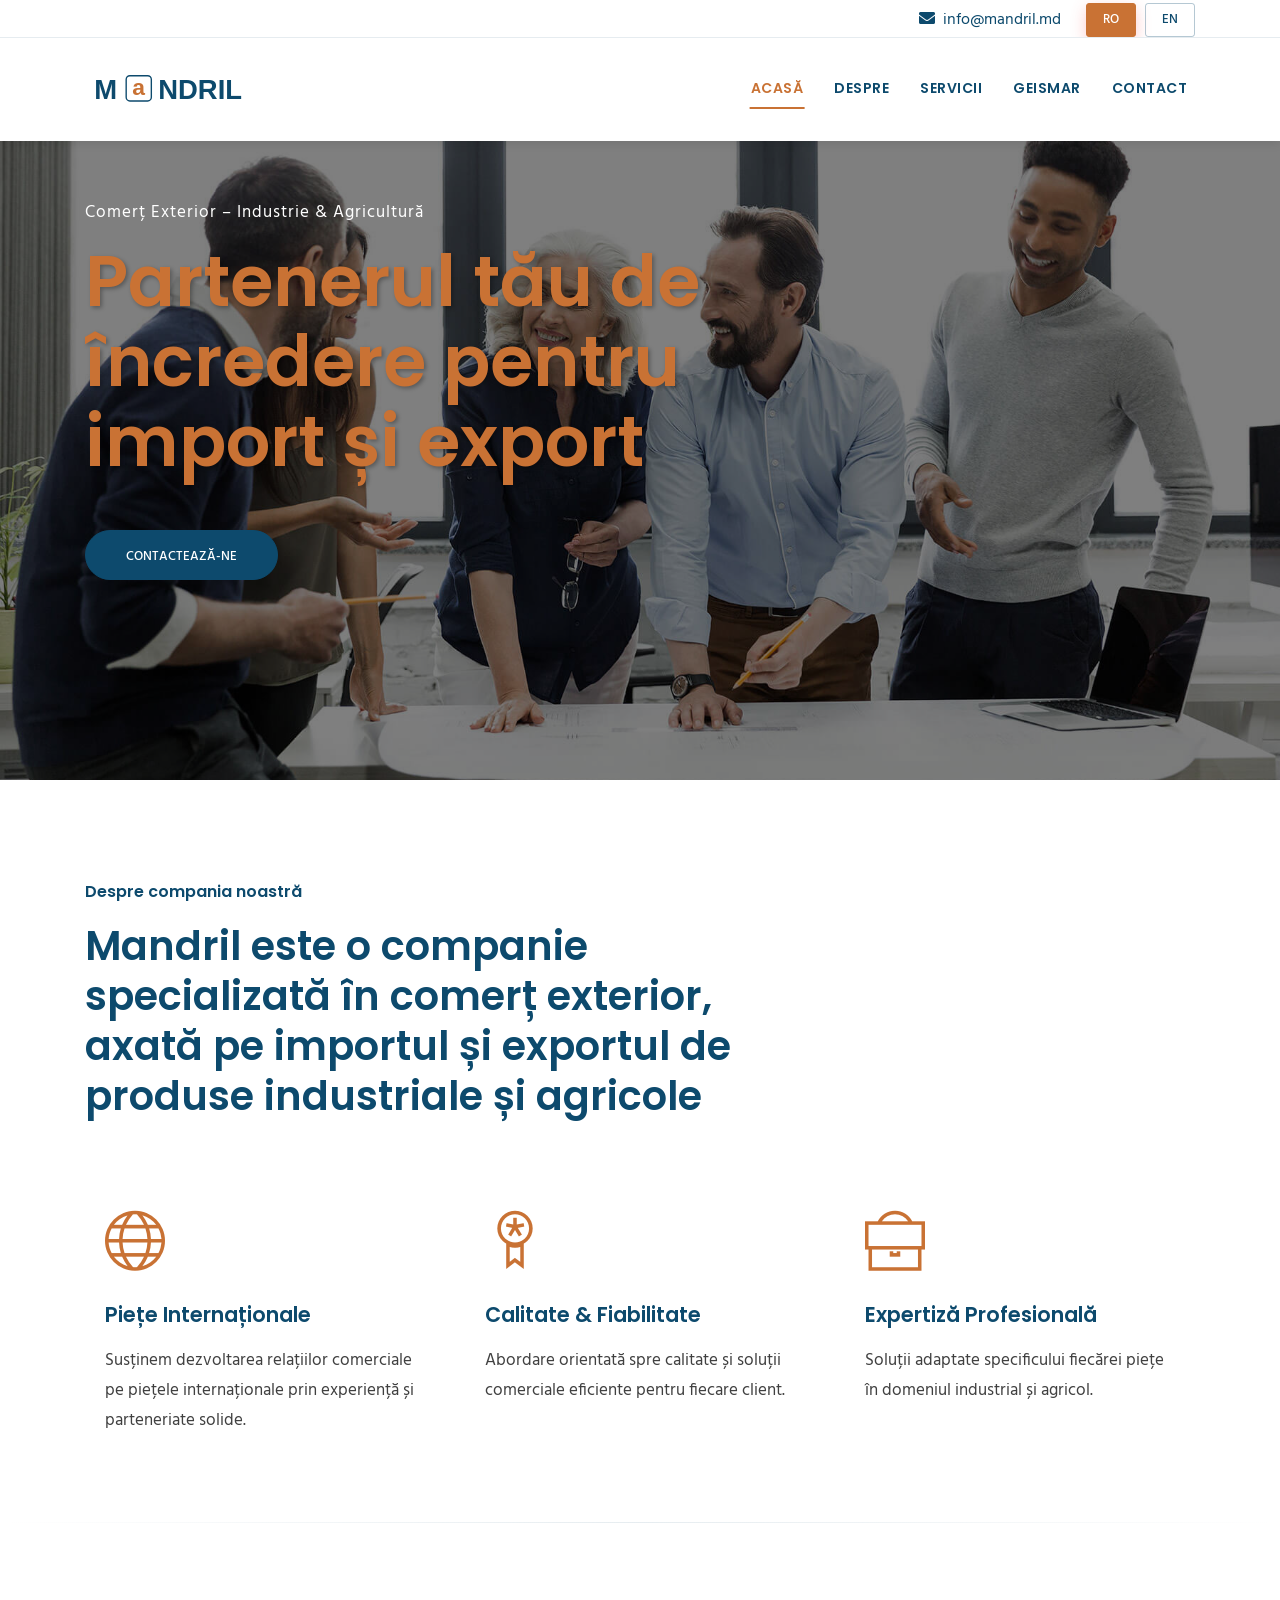
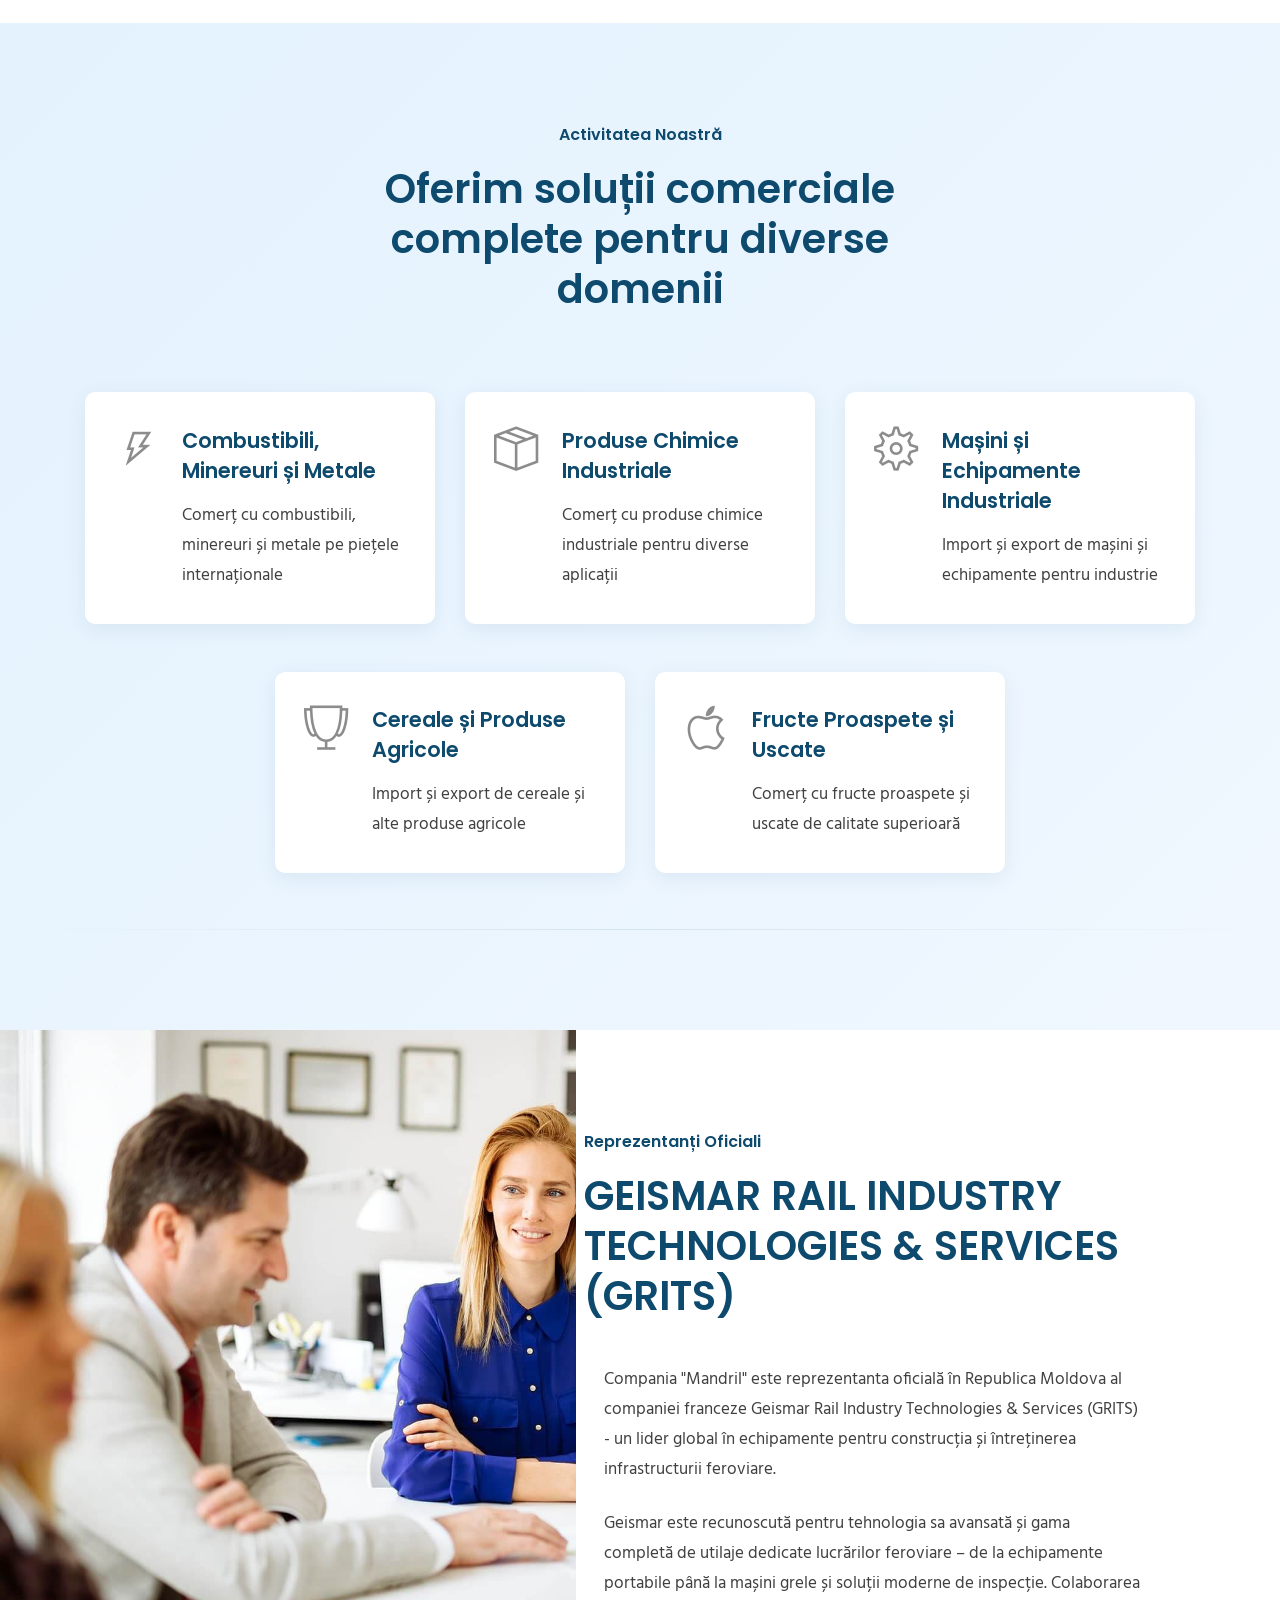
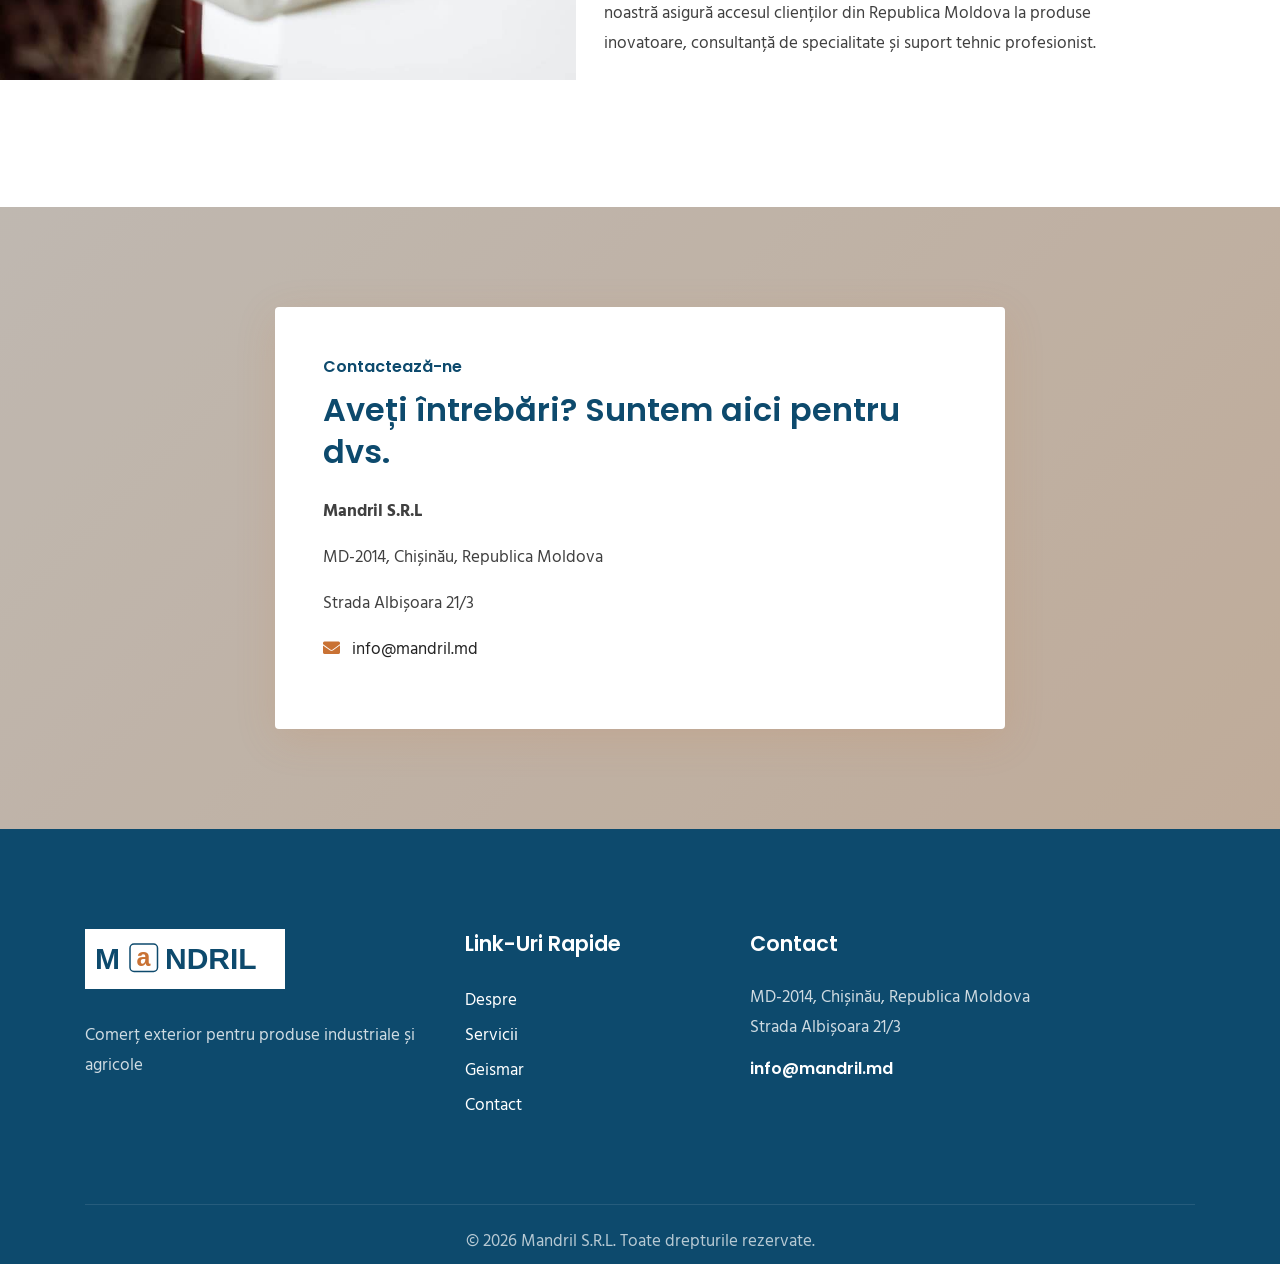
<file: megakit-bootstrap-main/theme/index.html>
<!DOCTYPE html>
<html lang="ro">
<head>

  <!-- ** Basic Page Needs ** -->
  <meta charset="utf-8">
  <title data-lang="page-title">Mandril S.R.L | Comerț Exterior – Industrie & Agricultură</title>

  <!-- ** Mobile Specific Metas ** -->
  <meta http-equiv="X-UA-Compatible" content="IE=edge">
  <meta name="description" content="Mandril - Comerț exterior pentru produse industriale și agricole">
  <meta name="viewport" content="width=device-width, initial-scale=1.0, maximum-scale=5.0">
  <meta name="author" content="Mandril S.R.L">

  <!-- bootstrap.min css -->
  <link rel="stylesheet" href="plugins/bootstrap/bootstrap.min.css">
  <!-- Icon Font Css -->
  <link rel="stylesheet" href="plugins/themify/css/themify-icons.css">
  <link rel="stylesheet" href="plugins/fontawesome/css/all.min.css">
  <link rel="stylesheet" href="plugins/magnific-popup/magnific-popup.css">
  <!-- Owl Carousel CSS -->
  <link rel="stylesheet" href="plugins/slick/slick.css">
  <link rel="stylesheet" href="plugins/slick/slick-theme.css">

  <!-- Main Stylesheet -->
  <link rel="stylesheet" href="css/style.css">
  <link rel="stylesheet" href="css/sticky-nav.css">
  <link rel="stylesheet" href="css/logo-colors.css">
  <link rel="stylesheet" href="css/hero-colors.css">
  <link rel="stylesheet" href="css/section-colors.css">
  
  <!--Favicon-->
  <link rel="icon" href="images/favicon.png" type="image/x-icon">

</head>

<body>

<!-- Header Start -->
<header class="navigation">
  <div class="header-top ">
    <div class="container">
      <div class="row justify-content-between align-items-center">
        <div class="col-lg-2 col-md-4">
          <div class="header-top-socials text-center text-lg-left text-md-left">
            <!-- Добавьте ваши социальные сети -->
          </div>
        </div>
        <div class="col-lg-10 col-md-8 text-center text-lg-right text-md-right">
          <div class="header-top-info mb-2 mb-md-0">
            <a href="mailto:info@mandril.md"><i class="fas fa-envelope mr-2"></i><span>info@mandril.md</span></a>
            <div class="language-switcher d-inline-block ml-3">
              <button onclick="changeLanguage('ro')" class="btn btn-sm lang-btn active" id="lang-ro">RO</button>
              <button onclick="changeLanguage('en')" class="btn btn-sm lang-btn" id="lang-en">EN</button>
            </div>
          </div>
        </div>
      </div>
    </div>
  </div>

  <div id="navbar">
    <div class="container">
      <div class="row">
        <div class="col-lg-12">
          <nav class="navbar navbar-expand-lg px-0 py-4">
            <a class="navbar-brand" href="index.html">
              <picture>
                <!-- Пробуем загрузить новый логотип -->
                <source srcset="images/logo-text.svg" type="image/svg+xml">
                <!-- Если не работает - пробуем старый -->
                <img src="images/logo.svg" alt="Mandril S.R.L" class="logo-img" onerror="this.onerror=null; this.src='images/logo.png'; console.log('SVG failed, using PNG');">
              </picture>
            </a>
      
            <button class="navbar-toggler collapsed" type="button" data-toggle="collapse" data-target="#navbarsExample09"
              aria-controls="navbarsExample09" aria-expanded="false" aria-label="Toggle navigation">
              <span class="fa fa-bars"></span>
            </button>
      
            <div class="collapse navbar-collapse text-center" id="navbarsExample09">
              <ul class="navbar-nav ml-auto">
                <li class="nav-item active">
                  <a class="nav-link" href="#home" data-lang="nav-home">Acasă</a>
                </li>
                <li class="nav-item">
                  <a class="nav-link" href="#despre" data-lang="nav-about">Despre</a>
                </li>
                <li class="nav-item">
                  <a class="nav-link" href="#servicii" data-lang="nav-services">Servicii</a>
                </li>
                <li class="nav-item">
                  <a class="nav-link" href="#geismar" data-lang="nav-geismar">Geismar</a>
                </li>
                <li class="nav-item">
                  <a class="nav-link" href="#contact" data-lang="nav-contact">Contact</a>
                </li>
              </ul>
            </div>
          </nav>
        </div>
      </div>
    </div>
  </div>
</header>
<!-- Header Close -->

<!-- Slider Start -->
<section class="slider" id="home">
	<div class="container">
		<div class="row">
			<div class="col-lg-9 col-md-10">
				<div class="block">
					<span class="d-block mb-3 text-white text-capitalize" data-lang="hero-subtitle">Comerț Exterior – Industrie & Agricultură</span>
					<h1 class="animated fadeInUp mb-5" data-lang="hero-title">Partenerul tău de încredere pentru import și export</h1>
					<a href="#contact"  class="btn btn-main animated fadeInUp btn-round-full" aria-label="Get started" data-lang="hero-button">Contactează-ne<i class="btn-icon fa fa-angle-right ml-2"></i></a>
				</div>
			</div>
		</div>
	</div>
</section>
<!-- Section Intro Start -->

<section class="section intro" id="despre">
	<div class="container">
		<div class="row ">
			<div class="col-lg-8">
				<div class="section-title">
					<span class="h6 text-color" data-lang="about-tag">Despre compania noastră</span>
					<h2 class="mt-3 content-title" data-lang="about-title">Mandril este o companie specializată în comerț exterior, axată pe importul și exportul de produse industriale și agricole
					</h2>
				</div>
			</div>
		</div>
		<div class="row justify-content-center">
			<div class="col-lg-4 col-md-6 col-12">
				<div class="intro-item mb-5 mb-lg-0">
					<i class="ti-world color-one"></i>
					<h4 class="mt-4 mb-3" data-lang="intro-1-title">Piețe Internaționale</h4>
					<p data-lang="intro-1-text">Susținem dezvoltarea relațiilor comerciale pe piețele internaționale prin experiență și parteneriate solide.</p>
				</div>
			</div>
			<div class="col-lg-4 col-md-6">
				<div class="intro-item mb-5 mb-lg-0">
					<i class="ti-medall color-one"></i>
					<h4 class="mt-4 mb-3" data-lang="intro-2-title">Calitate & Fiabilitate</h4>
					<p data-lang="intro-2-text">Abordare orientată spre calitate și soluții comerciale eficiente pentru fiecare client.</p>
				</div>
			</div>
			<div class="col-lg-4 col-md-12">
				<div class="intro-item">
					<i class="ti-briefcase color-one"></i>
					<h4 class="mt-4 mb-3" data-lang="intro-3-title">Expertiză Profesională</h4>
					<p data-lang="intro-3-text">Soluții adaptate specificului fiecărei piețe în domeniul industrial și agricol.</p>
				</div>
			</div>
		</div>
	</div>
</section>

<!-- Section Intro END -->

<!--  Section Services Start -->
<section class="section service border-top" id="servicii">
	<div class="container">
		<div class="row justify-content-center">
			<div class="col-lg-7 text-center">
				<div class="section-title">
					<span class="h6 text-color" data-lang="services-tag">Activitatea Noastră</span>
					<h2 class="mt-3 content-title" data-lang="services-title">Oferim soluții comerciale complete pentru diverse domenii</h2>
				</div>
			</div>
		</div>

		<div class="row justify-content-center">
			<div class="col-lg-4 col-md-6 col-sm-6">
				<div class="service-item mb-5">
					<i class="ti-bolt"></i>
					<h4 class="mb-3" data-lang="service-1-title">Combustibili, Minereuri și Metale</h4>
					<p data-lang="service-1-text">Comerț cu combustibili, minereuri și metale pe piețele internaționale</p>
				</div>
			</div>

			<div class="col-lg-4 col-md-6 col-sm-6">
				<div class="service-item mb-5">
					<i class="ti-package"></i>
					<h4 class="mb-3" data-lang="service-2-title">Produse Chimice Industriale</h4>
					<p data-lang="service-2-text">Comerț cu produse chimice industriale pentru diverse aplicații</p>
				</div>
			</div>

			<div class="col-lg-4 col-md-6 col-sm-6">
				<div class="service-item mb-5">
					<i class="ti-settings"></i>
					<h4 class="mb-3" data-lang="service-3-title">Mașini și Echipamente Industriale</h4>
					<p data-lang="service-3-text">Import și export de mașini și echipamente pentru industrie</p>
				</div>
			</div>

			<div class="col-lg-4 col-md-6 col-sm-6">
				<div class="service-item mb-5 mb-lg-0">
					<i class="ti-cup"></i>
					<h4 class="mb-3" data-lang="service-4-title">Cereale și Produse Agricole</h4>
					<p data-lang="service-4-text">Import și export de cereale și alte produse agricole</p>
				</div>
			</div>

			<div class="col-lg-4 col-md-6 col-sm-6">
				<div class="service-item mb-5 mb-lg-0">
					<i class="ti-apple"></i>
					<h4 class="mb-3" data-lang="service-5-title">Fructe Proaspete și Uscate</h4>
					<p data-lang="service-5-text">Comerț cu fructe proaspete și uscate de calitate superioară</p>
				</div>
			</div>
		</div>
	</div>
</section>
<!--  Section Services End -->

<!-- Section Geismar Start -->
<section class="section about position-relative" id="geismar">
	<div class="bg-about"></div>
	<div class="container">
		<div class="row">
			<div class="col-lg-7 offset-lg-5 col-md-10 offset-md-2 col-sm-12">
				<div class="about-item px-3 px-md-4 geismar-animate">
					<span class="h6 text-color" data-lang="geismar-tag">Reprezentanți Oficiali</span>
					<h2 class="mt-3 mb-4 position-relative content-title" data-lang="geismar-title">GEISMAR RAIL INDUSTRY TECHNOLOGIES & SERVICES (GRITS)</h2>
					<div class="about-content">
						<p class="mb-4" data-lang="geismar-text-1">Compania "Mandril" este reprezentanta oficială în Republica Moldova al companiei franceze <strong>Geismar Rail Industry Technologies & Services (GRITS)</strong> - un lider global în echipamente pentru construcția și întreținerea infrastructurii feroviare.</p>
						
						<p class="mb-5" data-lang="geismar-text-2">Geismar este recunoscută pentru tehnologia sa avansată și gama completă de utilaje dedicate lucrărilor feroviare – de la echipamente portabile până la mașini grele și soluții moderne de inspecție. Colaborarea noastră asigură accesul clienților din Republica Moldova la produse inovatoare, consultanță de specialitate și suport tehnic profesionist.</p>
					</div>
				</div>
			</div>
		</div>
	</div>
</section>
<!-- Section Geismar End -->

<!-- Section Contact Start -->
<section class="section cta" id="contact">
	<div class="container">
		<div class="row justify-content-center">
			<div class="col-lg-8">
				<div class="cta-item bg-white p-5 rounded">
					<span class="h6 text-color" data-lang="contact-tag">Contactează-ne</span>
					<h2 class="mt-2 mb-4" data-lang="contact-title">Aveți întrebări? Suntem aici pentru dvs.</h2>
					
					<div class="contact-info">
						<p><strong>Mandril S.R.L</strong></p>
						<p>MD-2014, Chișinău, Republica Moldova</p>
						<p>Strada Albișoara 21/3</p>
						<p class="mt-3">
							<i class="fas fa-envelope mr-2 text-color"></i>
							<a href="mailto:info@mandril.md">info@mandril.md</a>
						</p>
					</div>
				</div>
			</div>
		</div>
	</div>
</section>
<!-- Section Contact End -->

<footer class="footer section">
  <div class="container">
    <div class="row">
      <div class="col-lg-4 col-md-6 col-sm-6">
        <div class="widget">
          <div class="logo mb-4">
            <picture>
              <source srcset="images/logo-text.svg" type="image/svg+xml">
              <img src="images/logo.svg" alt="Mandril S.R.L" class="footer-logo" onerror="this.onerror=null; this.src='images/logo.png';">
            </picture>
          </div>
          <p data-lang="footer-description">Comerț exterior pentru produse industriale și agricole</p>
        </div>
      </div>

      <div class="col-lg-3 col-md-6 col-sm-6">
        <div class="widget">
          <h4 class="text-capitalize mb-4" data-lang="footer-links-title">Link-uri Rapide</h4>

          <ul class="list-unstyled footer-menu lh-35">
            <li><a href="#despre" data-lang="footer-link-about">Despre</a></li>
            <li><a href="#servicii" data-lang="footer-link-services">Servicii</a></li>
            <li><a href="#geismar" data-lang="footer-link-geismar">Geismar</a></li>
            <li><a href="#contact" data-lang="footer-link-contact">Contact</a></li>
          </ul>
        </div>
      </div>

      <div class="col-lg-4 col-sm-6">
        <div class="widget">
          <h4 class="text-capitalize mb-4" data-lang="footer-contact-title">Contact</h4>
          <p>MD-2014, Chișinău, Republica Moldova<br>Strada Albișoara 21/3</p>
          <h6><a href="mailto:info@mandril.md">info@mandril.md</a></h6>
        </div>
      </div>
    </div>

    <div class="footer-btm pt-4">
      <div class="row">
        <div class="col-lg-12 text-center">
          <div class="copyright">
            &copy; <span id="year"></span> Mandril S.R.L. <span data-lang="footer-rights">Toate drepturile rezervate.</span>
          </div>
        </div>
      </div>
    </div>
  </div>
</footer>

<!--Scroll to top-->
<div id="scroll-to-top" class="scroll-to-top">
  <span class="icon fa fa-angle-up"></span>
</div>

<!-- 
Essential Scripts
=====================================-->
<!-- Main jQuery -->
<script src="plugins/jquery/jquery.min.js"></script>
<!-- Bootstrap 4.3.1 -->
<script src="plugins/bootstrap/bootstrap.min.js"></script>
<!--  Magnific Popup-->
<script src="plugins/magnific-popup/jquery.magnific-popup.min.js"></script>
<!-- Slick Slider -->
<script src="plugins/slick/slick.min.js"></script>
<!-- Counterup -->
<script src="plugins/counterup/jquery.waypoints.min.js"></script>
<script src="plugins/counterup/jquery.counterup.min.js"></script>

<script src="js/script.js"></script>
<script src="js/language.js"></script>
<script src="js/scroll-fix.js"></script>
<script src="js/menu-highlight.js"></script>

</body>

</html>
</file>
<file: megakit-bootstrap-main/theme/plugins/themify/css/themify-icons.css>
@font-face {
	font-family: 'themify';
	src:url('../fonts/themify.eot');
	src:url('../fonts/themify.eot?#iefix') format('embedded-opentype'),
		url('../fonts/themify.woff') format('woff'),
		url('../fonts/themify.ttf') format('truetype'),
		url('../fonts/themify.svg') format('svg');
	font-weight: normal;
	font-style: normal;
}

[class^="ti-"], [class*=" ti-"] {
	font-family: 'themify';
	speak: none;
	font-style: normal;
	font-weight: normal;
	font-variant: normal;
	text-transform: none;
	line-height: 1;

	/* Better Font Rendering =========== */
	-webkit-font-smoothing: antialiased;
	-moz-osx-font-smoothing: grayscale;
}

.ti-wand:before {
	content: "\e600";
}
.ti-volume:before {
	content: "\e601";
}
.ti-user:before {
	content: "\e602";
}
.ti-unlock:before {
	content: "\e603";
}
.ti-unlink:before {
	content: "\e604";
}
.ti-trash:before {
	content: "\e605";
}
.ti-thought:before {
	content: "\e606";
}
.ti-target:before {
	content: "\e607";
}
.ti-tag:before {
	content: "\e608";
}
.ti-tablet:before {
	content: "\e609";
}
.ti-star:before {
	content: "\e60a";
}
.ti-spray:before {
	content: "\e60b";
}
.ti-signal:before {
	content: "\e60c";
}
.ti-shopping-cart:before {
	content: "\e60d";
}
.ti-shopping-cart-full:before {
	content: "\e60e";
}
.ti-settings:before {
	content: "\e60f";
}
.ti-search:before {
	content: "\e610";
}
.ti-zoom-in:before {
	content: "\e611";
}
.ti-zoom-out:before {
	content: "\e612";
}
.ti-cut:before {
	content: "\e613";
}
.ti-ruler:before {
	content: "\e614";
}
.ti-ruler-pencil:before {
	content: "\e615";
}
.ti-ruler-alt:before {
	content: "\e616";
}
.ti-bookmark:before {
	content: "\e617";
}
.ti-bookmark-alt:before {
	content: "\e618";
}
.ti-reload:before {
	content: "\e619";
}
.ti-plus:before {
	content: "\e61a";
}
.ti-pin:before {
	content: "\e61b";
}
.ti-pencil:before {
	content: "\e61c";
}
.ti-pencil-alt:before {
	content: "\e61d";
}
.ti-paint-roller:before {
	content: "\e61e";
}
.ti-paint-bucket:before {
	content: "\e61f";
}
.ti-na:before {
	content: "\e620";
}
.ti-mobile:before {
	content: "\e621";
}
.ti-minus:before {
	content: "\e622";
}
.ti-medall:before {
	content: "\e623";
}
.ti-medall-alt:before {
	content: "\e624";
}
.ti-marker:before {
	content: "\e625";
}
.ti-marker-alt:before {
	content: "\e626";
}
.ti-arrow-up:before {
	content: "\e627";
}
.ti-arrow-right:before {
	content: "\e628";
}
.ti-arrow-left:before {
	content: "\e629";
}
.ti-arrow-down:before {
	content: "\e62a";
}
.ti-lock:before {
	content: "\e62b";
}
.ti-location-arrow:before {
	content: "\e62c";
}
.ti-link:before {
	content: "\e62d";
}
.ti-layout:before {
	content: "\e62e";
}
.ti-layers:before {
	content: "\e62f";
}
.ti-layers-alt:before {
	content: "\e630";
}
.ti-key:before {
	content: "\e631";
}
.ti-import:before {
	content: "\e632";
}
.ti-image:before {
	content: "\e633";
}
.ti-heart:before {
	content: "\e634";
}
.ti-heart-broken:before {
	content: "\e635";
}
.ti-hand-stop:before {
	content: "\e636";
}
.ti-hand-open:before {
	content: "\e637";
}
.ti-hand-drag:before {
	content: "\e638";
}
.ti-folder:before {
	content: "\e639";
}
.ti-flag:before {
	content: "\e63a";
}
.ti-flag-alt:before {
	content: "\e63b";
}
.ti-flag-alt-2:before {
	content: "\e63c";
}
.ti-eye:before {
	content: "\e63d";
}
.ti-export:before {
	content: "\e63e";
}
.ti-exchange-vertical:before {
	content: "\e63f";
}
.ti-desktop:before {
	content: "\e640";
}
.ti-cup:before {
	content: "\e641";
}
.ti-crown:before {
	content: "\e642";
}
.ti-comments:before {
	content: "\e643";
}
.ti-comment:before {
	content: "\e644";
}
.ti-comment-alt:before {
	content: "\e645";
}
.ti-close:before {
	content: "\e646";
}
.ti-clip:before {
	content: "\e647";
}
.ti-angle-up:before {
	content: "\e648";
}
.ti-angle-right:before {
	content: "\e649";
}
.ti-angle-left:before {
	content: "\e64a";
}
.ti-angle-down:before {
	content: "\e64b";
}
.ti-check:before {
	content: "\e64c";
}
.ti-check-box:before {
	content: "\e64d";
}
.ti-camera:before {
	content: "\e64e";
}
.ti-announcement:before {
	content: "\e64f";
}
.ti-brush:before {
	content: "\e650";
}
.ti-briefcase:before {
	content: "\e651";
}
.ti-bolt:before {
	content: "\e652";
}
.ti-bolt-alt:before {
	content: "\e653";
}
.ti-blackboard:before {
	content: "\e654";
}
.ti-bag:before {
	content: "\e655";
}
.ti-move:before {
	content: "\e656";
}
.ti-arrows-vertical:before {
	content: "\e657";
}
.ti-arrows-horizontal:before {
	content: "\e658";
}
.ti-fullscreen:before {
	content: "\e659";
}
.ti-arrow-top-right:before {
	content: "\e65a";
}
.ti-arrow-top-left:before {
	content: "\e65b";
}
.ti-arrow-circle-up:before {
	content: "\e65c";
}
.ti-arrow-circle-right:before {
	content: "\e65d";
}
.ti-arrow-circle-left:before {
	content: "\e65e";
}
.ti-arrow-circle-down:before {
	content: "\e65f";
}
.ti-angle-double-up:before {
	content: "\e660";
}
.ti-angle-double-right:before {
	content: "\e661";
}
.ti-angle-double-left:before {
	content: "\e662";
}
.ti-angle-double-down:before {
	content: "\e663";
}
.ti-zip:before {
	content: "\e664";
}
.ti-world:before {
	content: "\e665";
}
.ti-wheelchair:before {
	content: "\e666";
}
.ti-view-list:before {
	content: "\e667";
}
.ti-view-list-alt:before {
	content: "\e668";
}
.ti-view-grid:before {
	content: "\e669";
}
.ti-uppercase:before {
	content: "\e66a";
}
.ti-upload:before {
	content: "\e66b";
}
.ti-underline:before {
	content: "\e66c";
}
.ti-truck:before {
	content: "\e66d";
}
.ti-timer:before {
	content: "\e66e";
}
.ti-ticket:before {
	content: "\e66f";
}
.ti-thumb-up:before {
	content: "\e670";
}
.ti-thumb-down:before {
	content: "\e671";
}
.ti-text:before {
	content: "\e672";
}
.ti-stats-up:before {
	content: "\e673";
}
.ti-stats-down:before {
	content: "\e674";
}
.ti-split-v:before {
	content: "\e675";
}
.ti-split-h:before {
	content: "\e676";
}
.ti-smallcap:before {
	content: "\e677";
}
.ti-shine:before {
	content: "\e678";
}
.ti-shift-right:before {
	content: "\e679";
}
.ti-shift-left:before {
	content: "\e67a";
}
.ti-shield:before {
	content: "\e67b";
}
.ti-notepad:before {
	content: "\e67c";
}
.ti-server:before {
	content: "\e67d";
}
.ti-quote-right:before {
	content: "\e67e";
}
.ti-quote-left:before {
	content: "\e67f";
}
.ti-pulse:before {
	content: "\e680";
}
.ti-printer:before {
	content: "\e681";
}
.ti-power-off:before {
	content: "\e682";
}
.ti-plug:before {
	content: "\e683";
}
.ti-pie-chart:before {
	content: "\e684";
}
.ti-paragraph:before {
	content: "\e685";
}
.ti-panel:before {
	content: "\e686";
}
.ti-package:before {
	content: "\e687";
}
.ti-music:before {
	content: "\e688";
}
.ti-music-alt:before {
	content: "\e689";
}
.ti-mouse:before {
	content: "\e68a";
}
.ti-mouse-alt:before {
	content: "\e68b";
}
.ti-money:before {
	content: "\e68c";
}
.ti-microphone:before {
	content: "\e68d";
}
.ti-menu:before {
	content: "\e68e";
}
.ti-menu-alt:before {
	content: "\e68f";
}
.ti-map:before {
	content: "\e690";
}
.ti-map-alt:before {
	content: "\e691";
}
.ti-loop:before {
	content: "\e692";
}
.ti-location-pin:before {
	content: "\e693";
}
.ti-list:before {
	content: "\e694";
}
.ti-light-bulb:before {
	content: "\e695";
}
.ti-Italic:before {
	content: "\e696";
}
.ti-info:before {
	content: "\e697";
}
.ti-infinite:before {
	content: "\e698";
}
.ti-id-badge:before {
	content: "\e699";
}
.ti-hummer:before {
	content: "\e69a";
}
.ti-home:before {
	content: "\e69b";
}
.ti-help:before {
	content: "\e69c";
}
.ti-headphone:before {
	content: "\e69d";
}
.ti-harddrives:before {
	content: "\e69e";
}
.ti-harddrive:before {
	content: "\e69f";
}
.ti-gift:before {
	content: "\e6a0";
}
.ti-game:before {
	content: "\e6a1";
}
.ti-filter:before {
	content: "\e6a2";
}
.ti-files:before {
	content: "\e6a3";
}
.ti-file:before {
	content: "\e6a4";
}
.ti-eraser:before {
	content: "\e6a5";
}
.ti-envelope:before {
	content: "\e6a6";
}
.ti-download:before {
	content: "\e6a7";
}
.ti-direction:before {
	content: "\e6a8";
}
.ti-direction-alt:before {
	content: "\e6a9";
}
.ti-dashboard:before {
	content: "\e6aa";
}
.ti-control-stop:before {
	content: "\e6ab";
}
.ti-control-shuffle:before {
	content: "\e6ac";
}
.ti-control-play:before {
	content: "\e6ad";
}
.ti-control-pause:before {
	content: "\e6ae";
}
.ti-control-forward:before {
	content: "\e6af";
}
.ti-control-backward:before {
	content: "\e6b0";
}
.ti-cloud:before {
	content: "\e6b1";
}
.ti-cloud-up:before {
	content: "\e6b2";
}
.ti-cloud-down:before {
	content: "\e6b3";
}
.ti-clipboard:before {
	content: "\e6b4";
}
.ti-car:before {
	content: "\e6b5";
}
.ti-calendar:before {
	content: "\e6b6";
}
.ti-book:before {
	content: "\e6b7";
}
.ti-bell:before {
	content: "\e6b8";
}
.ti-basketball:before {
	content: "\e6b9";
}
.ti-bar-chart:before {
	content: "\e6ba";
}
.ti-bar-chart-alt:before {
	content: "\e6bb";
}
.ti-back-right:before {
	content: "\e6bc";
}
.ti-back-left:before {
	content: "\e6bd";
}
.ti-arrows-corner:before {
	content: "\e6be";
}
.ti-archive:before {
	content: "\e6bf";
}
.ti-anchor:before {
	content: "\e6c0";
}
.ti-align-right:before {
	content: "\e6c1";
}
.ti-align-left:before {
	content: "\e6c2";
}
.ti-align-justify:before {
	content: "\e6c3";
}
.ti-align-center:before {
	content: "\e6c4";
}
.ti-alert:before {
	content: "\e6c5";
}
.ti-alarm-clock:before {
	content: "\e6c6";
}
.ti-agenda:before {
	content: "\e6c7";
}
.ti-write:before {
	content: "\e6c8";
}
.ti-window:before {
	content: "\e6c9";
}
.ti-widgetized:before {
	content: "\e6ca";
}
.ti-widget:before {
	content: "\e6cb";
}
.ti-widget-alt:before {
	content: "\e6cc";
}
.ti-wallet:before {
	content: "\e6cd";
}
.ti-video-clapper:before {
	content: "\e6ce";
}
.ti-video-camera:before {
	content: "\e6cf";
}
.ti-vector:before {
	content: "\e6d0";
}
.ti-themify-logo:before {
	content: "\e6d1";
}
.ti-themify-favicon:before {
	content: "\e6d2";
}
.ti-themify-favicon-alt:before {
	content: "\e6d3";
}
.ti-support:before {
	content: "\e6d4";
}
.ti-stamp:before {
	content: "\e6d5";
}
.ti-split-v-alt:before {
	content: "\e6d6";
}
.ti-slice:before {
	content: "\e6d7";
}
.ti-shortcode:before {
	content: "\e6d8";
}
.ti-shift-right-alt:before {
	content: "\e6d9";
}
.ti-shift-left-alt:before {
	content: "\e6da";
}
.ti-ruler-alt-2:before {
	content: "\e6db";
}
.ti-receipt:before {
	content: "\e6dc";
}
.ti-pin2:before {
	content: "\e6dd";
}
.ti-pin-alt:before {
	content: "\e6de";
}
.ti-pencil-alt2:before {
	content: "\e6df";
}
.ti-palette:before {
	content: "\e6e0";
}
.ti-more:before {
	content: "\e6e1";
}
.ti-more-alt:before {
	content: "\e6e2";
}
.ti-microphone-alt:before {
	content: "\e6e3";
}
.ti-magnet:before {
	content: "\e6e4";
}
.ti-line-double:before {
	content: "\e6e5";
}
.ti-line-dotted:before {
	content: "\e6e6";
}
.ti-line-dashed:before {
	content: "\e6e7";
}
.ti-layout-width-full:before {
	content: "\e6e8";
}
.ti-layout-width-default:before {
	content: "\e6e9";
}
.ti-layout-width-default-alt:before {
	content: "\e6ea";
}
.ti-layout-tab:before {
	content: "\e6eb";
}
.ti-layout-tab-window:before {
	content: "\e6ec";
}
.ti-layout-tab-v:before {
	content: "\e6ed";
}
.ti-layout-tab-min:before {
	content: "\e6ee";
}
.ti-layout-slider:before {
	content: "\e6ef";
}
.ti-layout-slider-alt:before {
	content: "\e6f0";
}
.ti-layout-sidebar-right:before {
	content: "\e6f1";
}
.ti-layout-sidebar-none:before {
	content: "\e6f2";
}
.ti-layout-sidebar-left:before {
	content: "\e6f3";
}
.ti-layout-placeholder:before {
	content: "\e6f4";
}
.ti-layout-menu:before {
	content: "\e6f5";
}
.ti-layout-menu-v:before {
	content: "\e6f6";
}
.ti-layout-menu-separated:before {
	content: "\e6f7";
}
.ti-layout-menu-full:before {
	content: "\e6f8";
}
.ti-layout-media-right-alt:before {
	content: "\e6f9";
}
.ti-layout-media-right:before {
	content: "\e6fa";
}
.ti-layout-media-overlay:before {
	content: "\e6fb";
}
.ti-layout-media-overlay-alt:before {
	content: "\e6fc";
}
.ti-layout-media-overlay-alt-2:before {
	content: "\e6fd";
}
.ti-layout-media-left-alt:before {
	content: "\e6fe";
}
.ti-layout-media-left:before {
	content: "\e6ff";
}
.ti-layout-media-center-alt:before {
	content: "\e700";
}
.ti-layout-media-center:before {
	content: "\e701";
}
.ti-layout-list-thumb:before {
	content: "\e702";
}
.ti-layout-list-thumb-alt:before {
	content: "\e703";
}
.ti-layout-list-post:before {
	content: "\e704";
}
.ti-layout-list-large-image:before {
	content: "\e705";
}
.ti-layout-line-solid:before {
	content: "\e706";
}
.ti-layout-grid4:before {
	content: "\e707";
}
.ti-layout-grid3:before {
	content: "\e708";
}
.ti-layout-grid2:before {
	content: "\e709";
}
.ti-layout-grid2-thumb:before {
	content: "\e70a";
}
.ti-layout-cta-right:before {
	content: "\e70b";
}
.ti-layout-cta-left:before {
	content: "\e70c";
}
.ti-layout-cta-center:before {
	content: "\e70d";
}
.ti-layout-cta-btn-right:before {
	content: "\e70e";
}
.ti-layout-cta-btn-left:before {
	content: "\e70f";
}
.ti-layout-column4:before {
	content: "\e710";
}
.ti-layout-column3:before {
	content: "\e711";
}
.ti-layout-column2:before {
	content: "\e712";
}
.ti-layout-accordion-separated:before {
	content: "\e713";
}
.ti-layout-accordion-merged:before {
	content: "\e714";
}
.ti-layout-accordion-list:before {
	content: "\e715";
}
.ti-ink-pen:before {
	content: "\e716";
}
.ti-info-alt:before {
	content: "\e717";
}
.ti-help-alt:before {
	content: "\e718";
}
.ti-headphone-alt:before {
	content: "\e719";
}
.ti-hand-point-up:before {
	content: "\e71a";
}
.ti-hand-point-right:before {
	content: "\e71b";
}
.ti-hand-point-left:before {
	content: "\e71c";
}
.ti-hand-point-down:before {
	content: "\e71d";
}
.ti-gallery:before {
	content: "\e71e";
}
.ti-face-smile:before {
	content: "\e71f";
}
.ti-face-sad:before {
	content: "\e720";
}
.ti-credit-card:before {
	content: "\e721";
}
.ti-control-skip-forward:before {
	content: "\e722";
}
.ti-control-skip-backward:before {
	content: "\e723";
}
.ti-control-record:before {
	content: "\e724";
}
.ti-control-eject:before {
	content: "\e725";
}
.ti-comments-smiley:before {
	content: "\e726";
}
.ti-brush-alt:before {
	content: "\e727";
}
.ti-youtube:before {
	content: "\e728";
}
.ti-vimeo:before {
	content: "\e729";
}
.ti-twitter:before {
	content: "\e72a";
}
.ti-time:before {
	content: "\e72b";
}
.ti-tumblr:before {
	content: "\e72c";
}
.ti-skype:before {
	content: "\e72d";
}
.ti-share:before {
	content: "\e72e";
}
.ti-share-alt:before {
	content: "\e72f";
}
.ti-rocket:before {
	content: "\e730";
}
.ti-pinterest:before {
	content: "\e731";
}
.ti-new-window:before {
	content: "\e732";
}
.ti-microsoft:before {
	content: "\e733";
}
.ti-list-ol:before {
	content: "\e734";
}
.ti-linkedin:before {
	content: "\e735";
}
.ti-layout-sidebar-2:before {
	content: "\e736";
}
.ti-layout-grid4-alt:before {
	content: "\e737";
}
.ti-layout-grid3-alt:before {
	content: "\e738";
}
.ti-layout-grid2-alt:before {
	content: "\e739";
}
.ti-layout-column4-alt:before {
	content: "\e73a";
}
.ti-layout-column3-alt:before {
	content: "\e73b";
}
.ti-layout-column2-alt:before {
	content: "\e73c";
}
.ti-instagram:before {
	content: "\e73d";
}
.ti-google:before {
	content: "\e73e";
}
.ti-github:before {
	content: "\e73f";
}
.ti-flickr:before {
	content: "\e740";
}
.ti-facebook:before {
	content: "\e741";
}
.ti-dropbox:before {
	content: "\e742";
}
.ti-dribbble:before {
	content: "\e743";
}
.ti-apple:before {
	content: "\e744";
}
.ti-android:before {
	content: "\e745";
}
.ti-save:before {
	content: "\e746";
}
.ti-save-alt:before {
	content: "\e747";
}
.ti-yahoo:before {
	content: "\e748";
}
.ti-wordpress:before {
	content: "\e749";
}
.ti-vimeo-alt:before {
	content: "\e74a";
}
.ti-twitter-alt:before {
	content: "\e74b";
}
.ti-tumblr-alt:before {
	content: "\e74c";
}
.ti-trello:before {
	content: "\e74d";
}
.ti-stack-overflow:before {
	content: "\e74e";
}
.ti-soundcloud:before {
	content: "\e74f";
}
.ti-sharethis:before {
	content: "\e750";
}
.ti-sharethis-alt:before {
	content: "\e751";
}
.ti-reddit:before {
	content: "\e752";
}
.ti-pinterest-alt:before {
	content: "\e753";
}
.ti-microsoft-alt:before {
	content: "\e754";
}
.ti-linux:before {
	content: "\e755";
}
.ti-jsfiddle:before {
	content: "\e756";
}
.ti-joomla:before {
	content: "\e757";
}
.ti-html5:before {
	content: "\e758";
}
.ti-flickr-alt:before {
	content: "\e759";
}
.ti-email:before {
	content: "\e75a";
}
.ti-drupal:before {
	content: "\e75b";
}
.ti-dropbox-alt:before {
	content: "\e75c";
}
.ti-css3:before {
	content: "\e75d";
}
.ti-rss:before {
	content: "\e75e";
}
.ti-rss-alt:before {
	content: "\e75f";
}
</file>
<file: megakit-bootstrap-main/theme/css/style.css>
/**
 * WEBSITE: https://themefisher.com
 * TWITTER: https://twitter.com/themefisher
 * FACEBOOK: https://www.facebook.com/themefisher
 * GITHUB: https://github.com/themefisher/
 */

/*=== MEDIA QUERY ===*/
@import url("https://fonts.googleapis.com/css2?family=Hind:wght@400;500;600;700&family=Montserrat:wght@400;700&family=Poppins:wght@300;400;600;700&display=swap");

/* ===================================
   MODERN ANIMATIONS & EFFECTS
   =================================== */

/* Fade In Animations */
@keyframes fadeInUp {
  from {
    opacity: 0;
    transform: translateY(30px);
  }
  to {
    opacity: 1;
    transform: translateY(0);
  }
}

@keyframes fadeIn {
  from {
    opacity: 0;
  }
  to {
    opacity: 1;
  }
}

@keyframes slideInLeft {
  from {
    opacity: 0;
    transform: translateX(-50px);
  }
  to {
    opacity: 1;
    transform: translateX(0);
  }
}

@keyframes slideInRight {
  from {
    opacity: 0;
    transform: translateX(50px);
  }
  to {
    opacity: 1;
    transform: translateX(0);
  }
}

@keyframes scaleIn {
  from {
    opacity: 0;
    transform: scale(0.9);
  }
  to {
    opacity: 1;
    transform: scale(1);
  }
}

/* Pulse Animation for Icons */
@keyframes pulse {
  0% {
    transform: scale(1);
  }
  50% {
    transform: scale(1.05);
  }
  100% {
    transform: scale(1);
  }
}

/* Floating Animation */
@keyframes float {
  0%, 100% {
    transform: translateY(0);
  }
  50% {
    transform: translateY(-10px);
  }
}

/* Scroll Animation Classes */
.fade-in-up {
  opacity: 0;
  transform: translateY(30px);
  transition: opacity 0.8s ease, transform 0.8s ease;
}

.fade-in-up.animated {
  opacity: 1;
  transform: translateY(0);
}

.fade-in {
  opacity: 0;
  transition: opacity 0.8s ease;
}

.fade-in.animated {
  opacity: 1;
}

.slide-in-left {
  opacity: 0;
  transform: translateX(-50px);
  transition: opacity 0.8s ease, transform 0.8s ease;
}

.slide-in-left.animated {
  opacity: 1;
  transform: translateX(0);
}

.slide-in-right {
  opacity: 0;
  transform: translateX(50px);
  transition: opacity 0.8s ease, transform 0.8s ease;
}

.slide-in-right.animated {
  opacity: 1;
  transform: translateX(0);
}

.scale-in {
  opacity: 0;
  transform: scale(0.9);
  transition: opacity 0.6s ease, transform 0.6s ease;
}

.scale-in.animated {
  opacity: 1;
  transform: scale(1);
}

/* Delay classes for staggered animations */
.delay-1 { animation-delay: 0.1s; }
.delay-2 { animation-delay: 0.2s; }
.delay-3 { animation-delay: 0.3s; }
.delay-4 { animation-delay: 0.4s; }
.delay-5 { animation-delay: 0.5s; }

html {
  overflow-x: hidden;
  scroll-behavior: smooth;
  scroll-padding-top: 100px;
}

body {
  line-height: 1.5;
  font-family: "Hind", serif;
  -webkit-font-smoothing: antialiased;
  font-size: 17px;
  color: rgba(0, 0, 0, 0.65);
}

h1, .h1, h2, .h2, h3, .h3, h4, .h4, h5, .h5, h6, .h6 {
  font-family: "Poppins", sans-serif;
  font-weight: 600;
  color: #242424;
}

h1, .h1 {
  font-size: 2.5rem;
}

h2, .h2 {
  font-size: 2rem;
  font-weight: 600;
  line-height: 42px;
}

h3, .h3 {
  font-size: 1.5rem;
}

h4, .h4 {
  font-size: 1.3rem;
  line-height: 30px;
}

h5, .h5 {
  font-size: 1.25rem;
}

h6, .h6 {
  font-size: 1rem;
}

p {
  line-height: 30px;
}

.navbar-toggle .icon-bar {
  background: rgb(247, 87, 87);
}

input[type=email], input[type=password], input[type=text], input[type=tel] {
  box-shadow: none;
  height: 45px;
  outline: none;
  font-size: 14px;
  transition: all 0.3s ease;
}
input[type=email]:focus, input[type=password]:focus, input[type=text]:focus, input[type=tel]:focus {
  box-shadow: 0 0 0 3px rgba(247, 87, 87, 0.1);
  border: 1px solid rgb(247, 87, 87);
  transform: translateY(-2px);
}

.form-control {
  box-shadow: none;
  border-radius: 0;
  transition: all 0.3s ease;
}
.form-control:focus {
  box-shadow: 0 0 0 3px rgba(247, 87, 87, 0.1);
  border: 1px solid rgb(247, 87, 87);
}

.py-7 {
  padding: 7rem 0px;
}

.btn {
  display: inline-block;
  font-size: 14px;
  font-size: 0.8125rem;
  font-weight: 500;
  padding: 1rem 2.5rem 0.8rem;
  text-transform: uppercase;
  border-radius: 0;
  transition: all 0.3s ease;
  position: relative;
  overflow: hidden;
}

.btn::before {
  content: '';
  position: absolute;
  top: 0;
  left: -100%;
  width: 100%;
  height: 100%;
  background: rgba(255, 255, 255, 0.1);
  transition: left 0.5s ease;
}

.btn:hover::before {
  left: 100%;
}

.btn.btn-icon i {
  font-size: 16px;
  vertical-align: middle;
  margin-right: 5px;
  transition: transform 0.3s ease;
}

.btn:hover.btn-icon i {
  transform: translateX(5px);
}

.btn:focus {
  outline: 0px;
  box-shadow: none;
}

.btn-main, .btn-small, .btn-transparent {
  background: rgb(247, 87, 87);
  color: #fff;
  transition: all 0.3s ease;
}
.btn-main:hover, .btn-small:hover, .btn-transparent:hover {
  background: #f52626;
  color: #fff;
  transform: translateY(-3px);
  box-shadow: 0 10px 25px rgba(247, 87, 87, 0.3);
}

.btn-solid-border {
  border: 2px solid rgb(247, 87, 87);
  background: transparent;
  color: #242424;
  transition: all 0.3s ease;
}
.btn-solid-border:hover {
  border: 2px solid rgb(247, 87, 87);
  background: rgb(247, 87, 87);
  color: #fff;
  transform: translateY(-3px);
  box-shadow: 0 10px 25px rgba(247, 87, 87, 0.3);
}

.btn-transparent {
  background: transparent;
  padding: 0;
  color: rgb(247, 87, 87);
}
.btn-transparent:hover {
  background: transparent;
  color: rgb(247, 87, 87);
  transform: translateX(5px);
}

.btn-large {
  padding: 20px 45px;
}
.btn-large.btn-icon i {
  font-size: 16px;
  vertical-align: middle;
  margin-right: 5px;
}

.btn-small {
  padding: 13px 25px 10px;
  font-size: 12px;
}

.btn-round {
  border-radius: 4px;
}

.btn-round-full {
  border-radius: 50px;
}

.btn.active:focus, .btn:active:focus, .btn:focus {
  outline: 0;
}

.bg-gray {
  background: #f5f8f9;
}

.bg-primary {
  background: rgb(247, 87, 87);
}

.bg-primary-dark {
  background: #f52626;
}

.bg-primary-darker {
  background: #dd0b0b;
}

.bg-dark {
  background: #242424;
}

.bg-gradient {
  background-image: linear-gradient(145deg, rgba(19, 177, 205, 0.95) 0%, rgba(152, 119, 234, 0.95) 100%);
  background-repeat: repeat-x;
}

.section {
  padding: 100px 0;
  position: relative;
}

.section-sm {
  padding: 70px 0;
}

.section-title {
  margin-bottom: 70px;
}
.section-title .title {
  font-size: 50px;
  line-height: 50px;
}
.section-title p {
  color: #666;
  font-family: "Poppins", sans-serif;
}

.subtitle {
  color: rgb(247, 87, 87);
  font-size: 14px;
  letter-spacing: 1px;
  text-transform: uppercase;
  font-weight: 600;
}

.overly, .hero-img, .cta, .slider, .page-title {
  position: relative;
}
.overly:before, .hero-img:before, .cta:before, .slider:before, .page-title:before {
  content: "";
  position: absolute;
  left: 0;
  top: 0;
  bottom: 0;
  right: 0;
  width: 100%;
  height: 100%;
  opacity: 0.5;
  background: #000;
}

.overly-2, .latest-blog, .cta-block, .bg-counter {
  position: relative;
}
.overly-2:before, .latest-blog:before, .cta-block:before, .bg-counter:before {
  content: "";
  position: absolute;
  left: 0;
  top: 0;
  bottom: 0;
  right: 0;
  width: 100%;
  height: 100%;
  background: rgba(0, 0, 0, 0.8);
}

.text-color {
  color: rgb(247, 87, 87);
}

.text-black {
  color: #242424;
}

.text-color2 {
  color: #c54041;
}

.text-color2 {
  color: #b99769;
}

.text-sm {
  font-size: 14px;
}

.text-md {
  font-size: 2.25rem;
}

.text-lg {
  font-size: 3.75rem;
}

.no-spacing {
  letter-spacing: 0px;
}

/* Links */
a {
  color: #242424;
  text-decoration: none;
  transition: all 0.3s ease;
}

a:focus, a:hover {
  color: rgb(247, 87, 87);
  text-decoration: none;
}

a:focus {
  outline: none;
}

.content-title {
  font-size: 40px;
  line-height: 50px;
}

.page-title {
  padding: 100px 0;
}
.page-title .block h1 {
  color: #fff;
}
.page-title .block p {
  color: #fff;
}

.page-wrapper {
  padding: 70px 0;
}

#wrapper-work {
  overflow: hidden;
  padding-top: 100px;
}
#wrapper-work ul li {
  width: 50%;
  float: left;
  position: relative;
}
#wrapper-work ul li img {
  width: 100%;
  height: 100%;
}
#wrapper-work ul li .items-text {
  position: absolute;
  top: 0;
  bottom: 0;
  left: 0;
  right: 0;
  width: 100%;
  height: 100%;
  color: #fff;
  background: rgba(0, 0, 0, 0.6);
  padding-left: 44px;
  padding-top: 140px;
}
#wrapper-work ul li .items-text h2 {
  padding-bottom: 28px;
  padding-top: 75px;
  position: relative;
}
#wrapper-work ul li .items-text h2:before {
  content: "";
  position: absolute;
  left: 0;
  bottom: 0;
  width: 75px;
  height: 3px;
  background: #fff;
}
#wrapper-work ul li .items-text p {
  padding-top: 30px;
  font-size: 16px;
  line-height: 27px;
  font-weight: 300;
  padding-right: 80px;
}

/*--
	features-work Start 
--*/
#features-work {
  padding-top: 50px;
  padding-bottom: 75px;
}
#features-work .block ul li {
  width: 19%;
  text-align: center;
  display: inline-block;
  padding: 40px 0px;
}

#navbar {
  background: rgb(34, 35, 40);
  box-shadow: 0 2px 10px rgba(0, 0, 0, 0.1);
  width: 100%;
  /* Максимальная оптимизация для плавности */
  will-change: box-shadow;
  transform: translate3d(0, 0, 0);
  -webkit-backface-visibility: hidden;
  backface-visibility: hidden;
}

#navbar.scrolled {
  box-shadow: 0 4px 20px rgba(0, 0, 0, 0.15);
  background: rgba(34, 35, 40, 0.98);
  /* Transition только для видимых эффектов */
  transition: box-shadow 0.3s ease, background 0.3s ease;
}

#navbar li {
  padding-left: 15px;
}
@media (max-width: 992px) {
  #navbar li {
    padding-left: 0;
  }
}
#navbar .nav-link {
  font-family: "Poppins", sans-serif;
  font-weight: 500;
  color: #fff;
  text-transform: uppercase;
  font-size: 14px;
  letter-spacing: 0.5px;
  transition: all 0.3s ease;
  position: relative;
}

#navbar .nav-link::after {
  content: '';
  position: absolute;
  bottom: -5px;
  left: 50%;
  width: 0;
  height: 2px;
  background: rgb(247, 87, 87);
  transition: all 0.3s ease;
  transform: translateX(-50%);
}

#navbar .nav-link:hover::after,
#navbar .active .nav-link::after {
  width: 80%;
}

#navbar .nav-link:hover, #navbar .nav-link:focus,
#navbar .active .nav-link {
  color: rgb(247, 87, 87);
}
#navbar .btn {
  padding: 0.7rem 1.5rem 0.5rem;
  color: #fff;
}
@media (max-width: 992px) {
  #navbar .btn {
    margin: 15px 0 10px;
  }
}

.header-top {
  background: rgb(34, 35, 40);
  color: #919194;
  border-bottom: 1px solid rgba(255, 255, 255, 0.05);
  transition: all 0.3s ease;
}

.header-top .header-top-socials {
  border-right: 1px solid rgba(255, 255, 255, 0.05);
  padding: 12px 0px;
}
.header-top .header-top-socials {
  margin-left: -8px;
}
.header-top .header-top-socials a {
  color: #919194;
  margin-right: 8px;
  font-size: 16px;
  padding: 0 8px;
  transition: all 0.3s ease;
}
.header-top .header-top-socials a:hover {
  color: rgb(247, 87, 87);
  transform: translateY(-2px);
}
.header-top .header-top-info {
  color: #919194;
  font-size: 16px;
}
.header-top .header-top-info a span {
  color: #fff;
}
.header-top .header-top-info a {
  margin-left: 35px;
  color: #919194;
  transition: all 0.3s ease;
}
.header-top .header-top-info a:hover {
  color: rgb(247, 87, 87);
}

.navbar-toggler {
  padding: 0;
  font-size: 1.5rem;
  color: #fff;
}
.navbar-toggler:focus {
  outline: 0;
}

.navbar-brand {
  color: #fff;
  font-weight: 600;
  letter-spacing: 1px;
  transition: all 0.3s ease;
}
.navbar-brand:hover {
  transform: scale(1.05);
}
.navbar-brand span {
  color: rgb(247, 87, 87);
}

/* Logo Image Styles */
.logo-img {
  height: 40px;
  width: auto;
  transition: all 0.3s ease;
  filter: none !important;
  -webkit-filter: none !important;
}

.logo-img:hover {
  transform: scale(1.05);
}

.footer-logo {
  height: 35px;
  width: auto;
  transition: all 0.3s ease;
  filter: none !important;
  -webkit-filter: none !important;
}

.footer-logo:hover {
  transform: scale(1.05);
}

@media (max-width: 768px) {
  .logo-img {
    height: 32px;
  }
  
  .footer-logo {
    height: 28px;
  }
}

.dropdown-menu {
  padding: 0px;
  border: 0;
  border-radius: 0px;
  animation: fadeInUp 0.3s ease;
}
@media (max-width: 992px) {
  .dropdown-menu {
    text-align: center;
    float: left !important;
    width: 100%;
    margin: 0;
  }
}
.dropdown-menu li:first-child {
  margin-top: 5px;
}
.dropdown-menu li:last-child {
  margin-bottom: 5px;
}

.dropdown-toggle::after {
  display: none;
}

.dropleft .dropdown-menu,
.dropright .dropdown-menu {
  margin: 0;
}

.dropleft .dropdown-toggle::before,
.dropright .dropdown-toggle::after {
  font-weight: bold;
  font-family: "Font Awesome 5 Free";
  border: 0;
  font-size: 10px;
  vertical-align: 1px;
}

.dropleft .dropdown-toggle::before {
  content: "\f053";
  margin-right: 5px;
}

.dropright .dropdown-toggle::after {
  content: "\f054";
  margin-left: 5px;
}

.dropdown-item {
  padding: 0.8rem 1.5rem 0.55rem;
  text-transform: uppercase;
  font-size: 14px;
  font-weight: 500;
  transition: all 0.3s ease;
}
@media (max-width: 992px) {
  .dropdown-item {
    padding: 0.6rem 1.5rem 0.35rem;
  }
}

.dropdown-submenu.active > .dropdown-toggle,
.dropdown-submenu:hover > .dropdown-item,
.dropdown-item.active,
.dropdown-item:hover {
  background: rgb(247, 87, 87);
  color: #fff;
  transform: translateX(5px);
}

ul.dropdown-menu li {
  padding-left: 0px !important;
}

@media (min-width: 992px) {
  .dropdown-menu {
    transition: all 0.3s ease-in, visibility 0s linear 0.3s, transform 0.3s linear;
    display: block;
    visibility: hidden;
    opacity: 0;
    min-width: 200px;
    margin-top: 15px;
  }
  .dropdown-menu li:first-child {
    margin-top: 10px;
  }
  .dropdown-menu li:last-child {
    margin-bottom: 10px;
  }
  .dropleft .dropdown-menu,
.dropright .dropdown-menu {
    margin-top: -10px;
  }
  .dropdown:hover > .dropdown-menu {
    visibility: visible;
    transition: all 0.45s ease 0s;
    opacity: 1;
  }
}
.bg-1 {
  background: url("../images/bg/home-2.jpg") no-repeat 50% 50%;
  background-size: cover;
  background-attachment: fixed;
}

.bg-2 {
  background: url("../images/bg/home-5.jpg");
  background-size: cover;
  background-attachment: fixed;
}

.slider {
  background: url("../images/bg/home-1.jpg") no-repeat;
  background-size: cover;
  background-position: center center;
  background-attachment: fixed;
  padding: 200px 0;
  position: relative;
  /* Оптимизация для плавности */
  will-change: transform;
  transform: translateZ(0);
  -webkit-backface-visibility: hidden;
  backface-visibility: hidden;
}
@media (max-width: 768px) {
  .slider {
    padding: 150px 0;
    background-attachment: scroll;
    will-change: auto;
  }
}
.slider .block h1 {
  font-size: 70px;
  line-height: 80px;
  font-weight: 600;
  color: #fff;
  animation: fadeInUp 1s ease;
}
.slider .block p {
  margin-bottom: 30px;
  color: #b9b9b9;
  font-size: 18px;
  line-height: 27px;
  font-weight: 300;
  animation: fadeInUp 1s ease 0.2s backwards;
}
.slider .block span {
  letter-spacing: 1px;
  animation: fadeInUp 1s ease 0.1s backwards;
}
.slider .block .btn {
  animation: fadeInUp 1s ease 0.3s backwards;
}

/* Intro Items with Hover Effects */
.intro-item {
  transition: all 0.4s ease;
  padding: 20px;
  border-radius: 10px;
}

.intro-item:hover {
  transform: translateY(-10px);
  box-shadow: 0 15px 40px rgba(0, 0, 0, 0.1);
  background: #fff;
}

.intro-item i {
  font-size: 60px;
  line-height: 60px;
  transition: all 0.4s ease;
}

.intro-item:hover i {
  animation: pulse 1s ease infinite;
  transform: scale(1.1);
}

.color-one {
  color: rgb(247, 87, 87);
}

.color-two {
  color: #00d747;
}

.color-three {
  color: #9262ff;
}

.color-four {
  color: #088ed3;
}

.bg-about {
  position: absolute;
  content: "";
  left: 0px;
  top: 0px;
  width: 45%;
  min-height: 650px;
  background: url("../images/about/home-8.jpg") no-repeat;
  background-size: cover;
  transition: all 0.5s ease;
}

.about-content {
  padding: 20px 40px 0px 40px;
}
.about-content h4 {
  font-weight: 600;
}
.about-content h4:before {
  position: absolute;
  content: "\f576";
  font-family: "Font Awesome 5 Free";
  font-size: 30px;
  position: absolute;
  top: 8px;
  left: -65px;
  font-weight: 700;
  color: rgb(247, 87, 87);
}

/* Дополнительный отступ для секции Geismar чтобы текст не наезжал */
section.about#geismar .about-content {
  padding: 20px 30px 0px 20px;
}

section.about#geismar .about-item {
  padding-left: 20px;
  padding-right: 20px;
}

@media (max-width: 992px) {
  .about-content {
    padding: 20px;
  }
  
  section.about#geismar .about-content {
    padding: 20px 30px 20px 30px;
  }
  
  section.about#geismar .about-item {
    padding-left: 30px;
    padding-right: 30px;
  }
}

@media (max-width: 768px) {
  section.about#geismar .about-content {
    padding: 15px 20px;
  }
  
  section.about#geismar .about-item {
    padding-left: 20px;
    padding-right: 20px;
  }
}

@media (max-width: 480px) {
  section.about#geismar .about-content {
    padding: 10px 15px;
  }
  
  section.about#geismar .about-item {
    padding-left: 15px;
    padding-right: 15px;
  }
}

.counter-item {
  transition: all 0.3s ease;
}

.counter-item:hover {
  transform: translateY(-5px);
}

.counter-item .counter-stat {
  font-size: 50px;
  color: rgb(247, 87, 87);
}
.counter-item p {
  margin-bottom: 0px;
}

.bg-counter {
  background: url("../images/bg/counter.jpg") no-repeat;
  background-size: cover;
  background-attachment: fixed;
  /* Оптимизация для плавности */
  will-change: transform;
  transform: translateZ(0);
  -webkit-backface-visibility: hidden;
  backface-visibility: hidden;
}

@media (max-width: 992px) {
  .bg-counter {
    background-attachment: scroll;
    will-change: auto;
  }
}

.team-img-hover .team-social li a.facebook {
  background: #6666cc;
}

.team-img-hover .team-social li a.twitter {
  background: #3399cc;
}

.team-img-hover .team-social li a.instagram {
  background: #cc66cc;
}

.team-img-hover .team-social li a.linkedin {
  background: #3399cc;
}

.team-img-hover {
  position: absolute;
  top: 10px;
  left: 10px;
  right: 10px;
  bottom: 10px;
  display: flex;
  align-items: center;
  justify-content: center;
  background: rgba(255, 255, 255, 0.95);
  opacity: 0;
  transition: all 0.4s ease;
  transform: scale(0.9);
}

.team-img-hover li a {
  display: inline-block;
  color: #fff;
  width: 50px;
  height: 50px;
  font-size: 20px;
  line-height: 50px;
  border: 2px solid transparent;
  border-radius: 50%;
  text-align: center;
  transform: translateY(0);
  -webkit-backface-visibility: hidden;
          backface-visibility: hidden;
  transition: all 0.3s ease;
}

.team-img-hover:hover li a:hover {
  transform: translateY(-5px) scale(1.1);
  box-shadow: 0 10px 20px rgba(0, 0, 0, 0.2);
}

.team-item:hover .team-img-hover {
  opacity: 1;
  transform: scale(1);
  top: 0px;
  left: 0px;
  right: 0px;
  bottom: 0px;
}

/* Service Items with Modern Effects */
.service-item {
  position: relative;
  padding-left: 80px;
  transition: all 0.4s ease;
  padding: 30px;
  padding-left: 80px;
  border-radius: 10px;
  background: transparent;
}

.service-item:hover {
  background: #fff;
  transform: translateY(-10px);
  box-shadow: 0 20px 50px rgba(0, 0, 0, 0.1);
}

.service-item i {
  position: absolute;
  left: 20px;
  top: 35px;
  font-size: 50px;
  opacity: 0.4;
  transition: all 0.4s ease;
}

.service-item:hover i {
  opacity: 1;
  transform: scale(1.2) rotate(5deg);
  color: rgb(247, 87, 87);
}

.service-item h4 {
  transition: all 0.3s ease;
}

.service-item:hover h4 {
  color: rgb(247, 87, 87);
}

/* ===========================================
   GEISMAR ANIMATION - ВЫЕЗД СПРАВА
   =========================================== */

/* Начальное состояние - скрыт справа */
.geismar-animate {
  opacity: 0;
  transform: translateX(100px);
  transition: opacity 0.8s ease, transform 0.8s ease;
}

/* Анимированное состояние - виден */
.geismar-animate.animate-in {
  opacity: 1;
  transform: translateX(0);
}

/* Последовательная анимация элементов внутри */
.geismar-animate .h6,
.geismar-animate .content-title,
.geismar-animate .about-content p {
  opacity: 0;
  transform: translateX(50px);
  transition: opacity 0.6s ease, transform 0.6s ease;
}

.geismar-animate.animate-in .h6 {
  opacity: 1;
  transform: translateX(0);
  transition-delay: 0.2s;
}

.geismar-animate.animate-in .content-title {
  opacity: 1;
  transform: translateX(0);
  transition-delay: 0.4s;
}

.geismar-animate.animate-in .about-content p:nth-child(1) {
  opacity: 1;
  transform: translateX(0);
  transition-delay: 0.6s;
}

.geismar-animate.animate-in .about-content p:nth-child(2) {
  opacity: 1;
  transform: translateX(0);
  transition-delay: 0.8s;
}

.cta {
  background: url("../images/bg/home-3.jpg") fixed 50% 50%;
  background-size: cover;
  padding: 120px 0px;
  position: relative;
  /* Оптимизация для плавности */
  will-change: transform;
  transform: translateZ(0);
  -webkit-backface-visibility: hidden;
  backface-visibility: hidden;
}

.cta::before {
  content: '';
  position: absolute;
  top: 0;
  left: 0;
  right: 0;
  bottom: 0;
  background: rgba(0, 0, 0, 0.5);
}

.cta .container {
  position: relative;
  z-index: 2;
}

@media (max-width: 992px) {
  .cta {
    background-attachment: scroll;
    will-change: auto;
  }
}

.testimonial-item {
  padding: 50px 30px;
  transition: all 0.4s ease;
  border-radius: 10px;
}

.testimonial-item:hover {
  transform: translateY(-5px);
  box-shadow: 0 15px 40px rgba(0, 0, 0, 0.1);
}

.testimonial-item i {
  font-size: 40px;
  position: absolute;
  left: 30px;
  top: 30px;
  z-index: 1;
  color: rgb(247, 87, 87);
  opacity: 0.2;
}
.testimonial-item .testimonial-text {
  font-size: 20px;
  line-height: 38px;
  color: #242424;
  margin-bottom: 30px;
  font-style: italic;
}
.testimonial-item .testimonial-item-content {
  padding-left: 65px;
}

.slick-slide:focus, .slick-slide a {
  outline: none;
}

.hero-img {
  background: url("../images/bg/home-5.jpg");
  position: absolute;
  content: "";
  background-size: cover;
  width: 100%;
  height: 100%;
  top: 0px;
}

.h70 {
  height: 55%;
}

.lh-45 {
  line-height: 45px;
}

.pricing-header h1 {
  font-size: 70px;
  font-weight: 300;
}

.pricing .btn-solid-border {
  border-color: #dedede;
}
.pricing .btn-solid-border:Hover {
  border-color: rgb(247, 87, 87);
}

.portflio-item .portfolio-item-content {
  position: absolute;
  content: "";
  right: 0px;
  bottom: 0px;
  opacity: 0;
  transition: all 0.35s ease;
}
.portflio-item:before {
  position: absolute;
  content: "";
  left: 0px;
  top: 0px;
  width: 100%;
  height: 100%;
  background: rgba(0, 0, 0, 0.8);
  opacity: 0;
  transition: all 0.35s ease;
  overflow: hidden;
}
.portflio-item:hover:before {
  opacity: 1;
}
.portflio-item:hover .portfolio-item-content {
  opacity: 1;
  bottom: 20px;
  right: 30px;
}
.portflio-item .overlay-item {
  position: absolute;
  content: "";
  left: 0px;
  top: 0px;
  bottom: 0px;
  right: 0px;
  display: flex;
  align-items: center;
  justify-content: center;
  font-size: 80px;
  color: rgb(247, 87, 87);
  opacity: 0;
  transition: all 0.35s ease;
}
.portflio-item:hover .overlay-item {
  opacity: 1;
}

.contact-form-wrap .form-group {
  padding-bottom: 15px;
  margin: 0px;
}
.contact-form-wrap .form-group .form-control {
  background: #f5f8f9;
  height: 48px;
  border: 1px solid #EEF2F6;
  box-shadow: none;
  width: 100%;
  transition: all 0.3s ease;
}
.contact-form-wrap .form-group .form-control:focus {
  transform: translateY(-2px);
}
.contact-form-wrap .form-group-2 {
  margin-bottom: 13px;
}
.contact-form-wrap .form-group-2 textarea {
  background: #f5f8f9;
  height: 135px;
  border: 1px solid #EEF2F6;
  box-shadow: none;
  width: 100%;
  transition: all 0.3s ease;
}
.contact-form-wrap .form-group-2 textarea:focus {
  transform: translateY(-2px);
}

.address-block li {
  margin-bottom: 10px;
}
.address-block li i {
  font-size: 20px;
  width: 20px;
  color: rgb(247, 87, 87);
}

.social-icons li {
  margin: 0 6px;
}
.social-icons i {
  margin-right: 15px;
  font-size: 25px;
  transition: all 0.3s ease;
}
.social-icons i:hover {
  transform: translateY(-3px);
  color: rgb(247, 87, 87);
}

.google-map {
  position: relative;
}

.google-map #map {
  width: 100%;
  height: 450px;
}

/*=================================================================
  Latest Posts
==================================================================*/
.blog-item-content h3 {
  line-height: 36px;
}
.blog-item-content h3 a {
  transition: all 0.4s ease;
}
.blog-item-content h3 a:hover {
  color: rgb(247, 87, 87) !important;
  transform: translateX(5px);
}

.lh-36 {
  line-height: 36px;
}

.tags a {
  background: #f5f8f9;
  display: inline-block;
  padding: 8px 23px;
  border-radius: 38px;
  margin-bottom: 10px;
  border: 1px solid #eee;
  font-size: 14px;
  text-transform: capitalize;
  transition: all 0.3s ease;
}

.tags a:hover {
  background: rgb(247, 87, 87);
  color: #fff;
  border-color: rgb(247, 87, 87);
  transform: translateY(-2px);
}

.pagination .nav-links a,
.pagination .nav-links span.current {
  font-size: 20px;
  font-weight: 500;
  color: #c9c9c9;
  margin: 0 10px;
  text-transform: uppercase;
  letter-spacing: 1.2px;
  transition: all 0.3s ease;
}

.pagination .nav-links a:hover {
  color: rgb(247, 87, 87);
  transform: translateY(-2px);
}

.pagination .nav-links span.current,
.pagination .nav-links a.next,
.pagination .nav-links a.prev {
  color: #242424;
}

h3.quote {
  font-size: 24px;
  line-height: 40px;
  font-weight: normal;
  padding: 0px 25px 0px 85px;
  margin: 65px 0 65px 0 !important;
  position: relative;
}
@media (max-width: 768px) {
  h3.quote {
    padding: 0;
    padding-left: 20px;
  }
}

h3.quote::before {
  content: "";
  width: 55px;
  height: 2px;
  background: rgb(247, 87, 87);
  position: absolute;
  top: 25px;
  left: 0;
}
@media (max-width: 768px) {
  h3.quote::before {
    top: 5px;
    width: 2px;
    height: 35px;
  }
}

.nav-posts-title {
  line-height: 25px;
  font-size: 18px;
}

.latest-blog {
  position: relative;
  padding-bottom: 150px;
}

.mt-70 {
  margin-top: -70px;
}

.border-1 {
  border: 1px solid rgba(0, 0, 0, 0.05);
}

.blog-item {
  border-bottom: 1px solid rgba(0, 0, 0, 0.05);
  transition: all 0.3s ease;
}

.blog-item:hover {
  transform: translateY(-5px);
  box-shadow: 0 10px 30px rgba(0, 0, 0, 0.1);
}

/*=================================================================
  Single Blog Page
==================================================================*/
.post.post-single {
  border: none;
}
.post.post-single .post-thumb {
  margin-top: 30px;
}

.post-sub-heading {
  border-bottom: 1px solid #dedede;
  padding-bottom: 20px;
  letter-spacing: 2px;
  text-transform: uppercase;
  font-size: 16px;
  margin-bottom: 20px;
}

.post-social-share {
  margin-bottom: 50px;
}

.post-comments {
  margin: 30px 0;
}
.post-comments .media {
  margin-top: 20px;
}
.post-comments .media > .pull-left {
  padding-right: 20px;
}
.post-comments .comment-author {
  margin-top: 0;
  margin-bottom: 0px;
  font-weight: 500;
}
.post-comments .comment-author a {
  color: rgb(247, 87, 87);
  font-size: 14px;
  text-transform: uppercase;
}
.post-comments time {
  margin: 0 0 5px;
  display: inline-block;
  color: #808080;
  font-size: 12px;
}
.post-comments .comment-button {
  color: rgb(247, 87, 87);
  display: inline-block;
  margin-left: 5px;
  font-size: 12px;
}
.post-comments .comment-button i {
  margin-right: 5px;
  display: inline-block;
}
.post-comments .comment-button:hover {
  color: rgb(247, 87, 87);
}

.post-excerpt {
  margin-bottom: 60px;
}
.post-excerpt h3 a {
  color: #000;
}
.post-excerpt p {
  margin: 0 0 30px;
}
.post-excerpt blockquote.quote-post {
  margin: 20px 0;
}
.post-excerpt blockquote.quote-post p {
  line-height: 30px;
  font-size: 20px;
  color: rgb(247, 87, 87);
}

.single-blog {
  background-color: #fff;
  margin-bottom: 50px;
  padding: 20px;
}

.blog-subtitle {
  font-size: 15px;
  padding-bottom: 10px;
  border-bottom: 1px solid #dedede;
  margin-bottom: 25px;
  text-transform: uppercase;
}

.next-prev {
  border-bottom: 1px solid #dedede;
  border-top: 1px solid #dedede;
  margin: 20px 0;
  padding: 25px 0;
}
.next-prev a {
  color: #000;
  transition: all 0.3s ease;
}
.next-prev a:hover {
  color: rgb(247, 87, 87);
  transform: translateX(5px);
}
.next-prev .prev-post i {
  margin-right: 10px;
}
.next-prev .next-post i {
  margin-left: 10px;
}

.social-profile ul li {
  margin: 0 10px 0 0;
  display: inline-block;
}
.social-profile ul li a {
  color: #4e595f;
  display: block;
  font-size: 16px;
  transition: all 0.3s ease;
}
.social-profile ul li a:hover {
  color: rgb(247, 87, 87);
  transform: scale(1.1);
}

.comments-section {
  margin-top: 35px;
}

.author-about {
  margin-top: 40px;
}

.post-author {
  margin-right: 20px;
}

.post-author > img {
  border: 1px solid #dedede;
  max-width: 120px;
  padding: 5px;
  width: 100%;
}

.comment-list ul {
  margin-top: 20px;
}
.comment-list ul li {
  margin-bottom: 20px;
}

.comment-wrap {
  border: 1px solid #dedede;
  border-radius: 5px;
  margin-left: 20px;
  padding: 10px;
  position: relative;
  transition: all 0.3s ease;
}

.comment-wrap:hover {
  box-shadow: 0 5px 20px rgba(0, 0, 0, 0.1);
  transform: translateX(5px);
}

.comment-wrap .author-avatar {
  margin-right: 10px;
}
.comment-wrap .media .media-heading {
  font-size: 14px;
  margin-bottom: 8px;
}
.comment-wrap .media .media-heading a {
  color: rgb(247, 87, 87);
  font-size: 13px;
}
.comment-wrap .media .comment-meta {
  font-size: 12px;
  color: #888;
}
.comment-wrap .media p {
  margin-top: 15px;
}

.comment-reply-form {
  margin-top: 80px;
}
.comment-reply-form input, .comment-reply-form textarea {
  height: 35px;
  border-radius: 5px;
  box-shadow: none;
}
.comment-reply-form input:focus, .comment-reply-form textarea:focus {
  box-shadow: 0 0 0 3px rgba(247, 87, 87, 0.1);
  border: 1px solid rgb(247, 87, 87);
}
.comment-reply-form textarea, .comment-reply-form .btn-main, .comment-reply-form .btn-transparent, .comment-reply-form .btn-small {
  height: auto;
}

.widget {
  margin-bottom: 30px;
  padding-bottom: 35px;
}
.widget .widget-title {
  margin-bottom: 15px;
  padding-bottom: 10px;
  font-size: 16px;
  color: #333;
  font-weight: 500;
  border-bottom: 1px solid #dedede;
}
.widget.widget-latest-post .media .media-object {
  width: 100px;
  height: auto;
}
.widget.widget-latest-post .media .media-heading a {
  color: #242424;
  font-size: 16px;
  transition: all 0.3s ease;
}
.widget.widget-latest-post .media .media-heading a:hover {
  color: rgb(247, 87, 87);
}
.widget.widget-latest-post .media p {
  font-size: 12px;
  color: #808080;
}
.widget.widget-category ul li {
  margin-bottom: 10px;
}
.widget.widget-category ul li a {
  color: #837f7e;
  transition: all 0.3s ease;
}
.widget.widget-category ul li a:before {
  padding-right: 10px;
}
.widget.widget-category ul li a:hover {
  color: rgb(247, 87, 87);
  padding-left: 5px;
}
.widget.widget-tag ul li {
  margin-bottom: 10px;
  display: inline-block;
  margin-right: 5px;
}
.widget.widget-tag ul li a {
  color: #837f7e;
  display: inline-block;
  padding: 8px 15px;
  border: 1px solid #dedede;
  border-radius: 30px;
  font-size: 14px;
  transition: all 0.3s ease;
}
.widget.widget-tag ul li a:hover {
  color: #fff;
  background: rgb(247, 87, 87);
  border: 1px solid rgb(247, 87, 87);
  transform: translateY(-2px);
}

.footer {
  padding-bottom: 10px;
  background: #f5f8f9;
}
.footer .copyright a {
  font-weight: 600;
  transition: all 0.3s ease;
}
.footer .copyright a:hover {
  color: rgb(247, 87, 87);
}

.lh-35 {
  line-height: 35px;
}

.logo {
  color: #242424;
  font-weight: 600;
  letter-spacing: 1px;
  transition: all 0.3s ease;
}
.logo:hover {
  transform: scale(1.05);
}
.logo span {
  color: rgb(247, 87, 87);
}

.sub-form {
  position: relative;
}
.sub-form .form-control {
  border: 1px solid rgba(0, 0, 0, 0.06);
  background: #f5f8f9;
}

.footer-btm {
  border-top: 1px solid rgba(0, 0, 0, 0.06);
}

.footer-socials li a {
  margin-left: 15px;
  transition: all 0.3s ease;
}

.footer-socials li a:hover {
  color: rgb(247, 87, 87);
  transform: translateY(-3px);
}

.scroll-to-top {
  position: fixed;
  bottom: 30px;
  right: 30px;
  z-index: 999;
  height: 40px;
  width: 40px;
  background: rgb(247, 87, 87);
  border-radius: 50%;
  text-align: center;
  line-height: 43px;
  color: white;
  cursor: pointer;
  box-shadow: 0 5px 20px rgba(247, 87, 87, 0.4);
  /* Оптимизированная анимация вместо fadeIn/fadeOut */
  opacity: 0;
  visibility: hidden;
  transform: translateY(10px);
  transition: opacity 0.3s ease, visibility 0.3s ease, transform 0.3s ease, background-color 0.3s ease, box-shadow 0.3s ease;
  /* GPU acceleration */
  will-change: opacity, transform;
}

.scroll-to-top.show {
  opacity: 1;
  visibility: visible;
  transform: translateY(0);
}

@media (max-width: 480px) {
  .scroll-to-top {
    bottom: 15px;
    right: 15px;
  }
}

.scroll-to-top:hover {
  background-color: #333;
  transform: translateY(-5px);
  box-shadow: 0 10px 30px rgba(0, 0, 0, 0.3);
}

/* Parallax Effect */
.parallax {
  background-attachment: fixed;
  background-position: center;
  background-repeat: no-repeat;
  background-size: cover;
  /* GPU acceleration для плавности */
  will-change: transform;
  transform: translateZ(0);
  -webkit-backface-visibility: hidden;
  backface-visibility: hidden;
}

/* Отключить parallax на мобильных для производительности */
@media (max-width: 992px) {
  .parallax {
    background-attachment: scroll !important;
    will-change: auto;
  }
}

/* Pure CSS Parallax (альтернатива JS) */
.pure-css-parallax {
  background-attachment: fixed;
  background-position: center;
  background-repeat: no-repeat;
  background-size: cover;
}

/* Contact Info Animation */
.contact-info p {
  transition: all 0.3s ease;
}

.contact-info p:hover {
  transform: translateX(5px);
  color: rgb(247, 87, 87);
}

/* === МЕДИА ЗАПРОСЫ === */
@media (max-width: 992px) {
  .slider .block h1 {
    font-size: 56px;
    line-height: 70px;
  }
  .bg-about {
    display: none;
  }
  section.about {
    border: 1px solid #dee2e6;
    border-left: 0;
    border-right: 0;
  }
  .footer-socials {
    margin-top: 20px;
  }
  .footer-socials li a {
    margin-left: 0px;
  }
  .parallax {
    background-attachment: scroll;
  }
}
@media (max-width: 768px) {
  .navbar-toggler {
    color: #fff;
  }
  .bg-about {
    display: none;
  }
  .slider .block h1 {
    font-size: 48px;
    line-height: 62px;
  }
  .blog-item-meta span {
    margin: 6px 0px;
  }
  .widget {
    margin-bottom: 30px;
    padding-bottom: 0px;
  }
  .service-item {
    padding: 20px;
    padding-left: 80px;
  }
  .parallax {
    background-attachment: scroll;
  }
}
@media (max-width: 480px) {
  .header-top .header-top-info a {
    margin-left: 10px;
    margin-right: 10px;
  }
  .navbar-toggler {
    color: #fff;
  }
  .slider .block h1 {
    font-size: 38px;
    line-height: 50px;
  }
  .content-title {
    font-size: 28px;
    line-height: 46px;
  }
  .p-5 {
    padding: 2rem !important;
  }
  h2, .h2 {
    font-size: 1.3rem;
    font-weight: 600;
    line-height: 36px;
  }
  .testimonial-item .testimonial-item-content {
    padding-left: 0px;
    padding-top: 30px;
  }
  .widget {
    margin-bottom: 30px;
    padding-bottom: 0px;
  }
  .service-item {
    padding: 15px;
    padding-left: 70px;
  }
  .service-item i {
    font-size: 40px;
    left: 15px;
  }
}
@media (max-width: 400px) {
  .header-top .header-top-info a {
    display: block;
  }
  .navbar-toggler {
    color: #fff;
  }
  .content-title {
    font-size: 28px;
    line-height: 46px;
  }
  .bg-about {
    display: none;
  }
  .p-5 {
    padding: 2rem !important;
  }
  h2, .h2 {
    font-size: 1.3rem;
    font-weight: 600;
    line-height: 36px;
  }
  .testimonial-item .testimonial-item-content {
    padding-left: 0px;
    padding-top: 30px;
  }
  .text-lg {
    font-size: 3rem;
  }
  .widget {
    margin-bottom: 30px;
    padding-bottom: 0px;
  }
}

/* Language Switcher Styles */
.language-switcher {
  display: inline-block;
  padding-top: 3px;
}

.lang-btn {
  background-color: transparent;
  color: #919194;
  border: 1px solid rgba(255, 255, 255, 0.2);
  padding: 6px 16px;
  cursor: pointer;
  border-radius: 3px;
  transition: all 0.3s ease;
  font-size: 13px;
  font-weight: 500;
  text-transform: uppercase;
  margin-left: 5px;
}

.lang-btn:hover {
  background-color: rgba(247, 87, 87, 0.1);
  border-color: rgb(247, 87, 87);
  color: rgb(247, 87, 87);
  transform: translateY(-2px);
}

.lang-btn.active {
  background-color: rgb(247, 87, 87);
  color: #fff;
  border-color: rgb(247, 87, 87);
  box-shadow: 0 5px 15px rgba(247, 87, 87, 0.3);
}

.lang-btn:focus {
  outline: none;
  box-shadow: none;
}

@media (max-width: 768px) {
  .language-switcher {
    margin-top: 10px;
    padding-top: 0;
    display: block;
    text-align: center;
  }
  
  .lang-btn {
    margin: 0 5px;
  }
}
</file>
<file: megakit-bootstrap-main/theme/css/sticky-nav.css>
/* ===========================================
   FIXED NAVIGATION - В СТИЛЕ ЛОГОТИПА!
   =========================================== */

.navigation {
  position: fixed;
  top: 0;
  left: 0;
  right: 0;
  width: 100%;
  z-index: 1000;
  background: #ffffff !important;  /* ← БЕЛЫЙ ФОН */
  box-shadow: 0 2px 10px rgba(0, 0, 0, 0.1);
  
  will-change: transform;
  transform: translate3d(0, 0, 0);
  -webkit-backface-visibility: hidden;
  backface-visibility: hidden;
  -webkit-perspective: 1000;
  perspective: 1000;
}

/* Header top - белый фон */
.header-top {
  background: #ffffff !important;
  border-bottom: 1px solid rgba(13, 74, 109, 0.1) !important;
  transition: transform 0.3s ease, opacity 0.3s ease, height 0.3s ease;
  overflow: hidden;
}

/* Цвета текста в header-top */
.header-top .header-top-info {
  color: #0d4a6d !important;
}

.header-top .header-top-info a {
  color: #0d4a6d !important;
}

.header-top .header-top-info a:hover {
  color: #c97234 !important;
}

.header-top .header-top-info span {
  color: #0d4a6d !important;
}

/* Кнопки переключения языка */
.lang-btn {
  background-color: transparent !important;
  color: #0d4a6d !important;
  border: 1px solid rgba(13, 74, 109, 0.3) !important;
}

.lang-btn:hover {
  background-color: rgba(201, 114, 52, 0.1) !important;
  border-color: #c97234 !important;
  color: #c97234 !important;
}

.lang-btn.active {
  background-color: #c97234 !important;
  color: #fff !important;
  border-color: #c97234 !important;
}

.navigation.header-scrolled .header-top {
  transform: translateY(-100%);
  opacity: 0;
  height: 0;
  margin: 0;
  padding: 0;
  pointer-events: none;
}

/* Navbar - белый фон */
#navbar {
  background: #ffffff !important;
  box-shadow: none !important;
}

#navbar.scrolled {
  box-shadow: 0 4px 20px rgba(0, 0, 0, 0.15) !important;
  background: rgba(255, 255, 255, 0.98) !important;
}

/* Ссылки навигации - темно-синий */
#navbar .nav-link {
  color: #0d4a6d !important;
  font-weight: 600 !important;
  position: relative;
  transition: color 0.3s ease;
  padding-bottom: 10px !important;
}

#navbar .nav-link:hover,
#navbar .nav-link:focus {
  color: #c97234 !important;
}

/* Активный пункт меню */
#navbar .nav-item.active .nav-link {
  color: #c97234 !important;
}

/* Подчеркивание активного пункта - С ПРИОРИТЕТОМ! */
#navbar .nav-link::after {
  content: '' !important;
  position: absolute !important;
  bottom: 0 !important;
  left: 50% !important;
  width: 0 !important;
  height: 2px !important;
  background: #c97234 !important;
  transition: all 0.3s ease !important;
  transform: translateX(-50%) !important;
}

#navbar .nav-item.active .nav-link::after,
#navbar .nav-link:hover::after {
  width: 80% !important;
  left: 50% !important;
  transform: translateX(-50%) !important;
}

/* Hamburger menu кнопка - темно-синий */
.navbar-toggler {
  color: #0d4a6d !important;
  border-color: rgba(13, 74, 109, 0.3) !important;
}

.navbar-toggler .fa-bars {
  color: #0d4a6d !important;
}

body {
  padding-top: 0;
}

/* Отступ для hero секции */
.slider {
  padding-top: 200px !important;
}

@media (max-width: 768px) {
  .slider {
    padding-top: 180px !important;
  }
}

@media (max-width: 480px) {
  .slider {
    padding-top: 160px !important;
  }
}

/* Scroll margins */
section {
  scroll-margin-top: 100px;
}

#home {
  scroll-margin-top: 0;
}

#despre, #servicii, #geismar, #contact {
  scroll-margin-top: 100px;
}

/* ===========================================
   LOGO STYLES - УВЕЛИЧЕННЫЙ И ЦВЕТНОЙ
   =========================================== */

/* Logo in navbar - УВЕЛИЧЕН И ЦВЕТНОЙ */
.navbar-brand .logo-img {
  height: 55px !important;
  width: auto !important;
  max-width: 280px !important;
  display: block !important;
  transition: all 0.3s ease;
  filter: none !important;
  -webkit-filter: none !important;
  opacity: 1 !important;
  visibility: visible !important;
}

.navbar-brand {
  display: inline-block !important;
  padding: 0 !important;
}

.navbar-brand:hover .logo-img {
  transform: scale(1.05);
  opacity: 1 !important;
}

/* Logo in footer - УВЕЛИЧЕН */
.footer-logo {
  height: 60px !important;
  width: auto !important;
  max-width: 300px !important;
  display: block !important;
  transition: all 0.3s ease;
  filter: none !important;
  -webkit-filter: none !important;
  opacity: 1 !important;
  visibility: visible !important;
}

.footer .widget .logo {
  display: inline-block !important;
}

.footer .widget .logo:hover .footer-logo {
  transform: scale(1.05);
  opacity: 1 !important;
}

/* Responsive logo sizes */
@media (max-width: 768px) {
  .navbar-brand .logo-img {
    height: 45px !important;
    max-width: 240px;
  }
  
  .footer-logo {
    height: 50px !important;
    max-width: 260px;
  }
  
  section {
    scroll-margin-top: 90px;
  }
  
  #despre, #servicii, #geismar, #contact {
    scroll-margin-top: 90px;
  }
}

@media (max-width: 480px) {
  .navbar-brand .logo-img {
    height: 38px !important;
    max-width: 200px;
  }
  
  .footer-logo {
    height: 45px !important;
    max-width: 220px;
  }
  
  section {
    scroll-margin-top: 80px;
  }
  
  #despre, #servicii, #geismar, #contact {
    scroll-margin-top: 80px;
  }
}

/* ===========================================
   MOBILE MENU - БЕЛЫЙ ФОН
   =========================================== */

@media (max-width: 992px) {
  .navbar-collapse {
    background: #ffffff !important;
    padding: 20px;
    border-top: 1px solid rgba(13, 74, 109, 0.1);
    margin-top: 10px;
  }
  
  #navbar .nav-link {
    padding: 10px 0 !important;
    border-bottom: 1px solid rgba(13, 74, 109, 0.05);
  }
  
  #navbar .nav-link:last-child {
    border-bottom: none;
  }
}
</file>
<file: megakit-bootstrap-main/theme/css/logo-colors.css>
/* ===========================================
   ЦВЕТОВАЯ СХЕМА В СТИЛЕ ЛОГОТИПА
   Темно-синий (#0d4a6d) + Оранжевый (#c97234)
   =========================================== */

/* ===========================================
   ОСНОВНЫЕ ЦВЕТА
   =========================================== */

/* Замена красного на оранжевый акцент */
.bg-primary,
.btn-main,
.btn-small,
.btn-transparent {
  background: #c97234 !important;  /* Оранжевый из логотипа */
}

.btn-main:hover,
.btn-small:hover,
.btn-transparent:hover {
  background: #b3612a !important;  /* Темнее при hover */
  box-shadow: 0 10px 25px rgba(201, 114, 52, 0.3) !important;
}

.text-color,
.color-one,
.color-two,
.color-three,
.color-four {
  color: #c97234 !important;  /* Оранжевый */
}

/* Кнопки с рамкой */
.btn-solid-border {
  border: 2px solid #c97234 !important;
  color: #0d4a6d !important;
}

.btn-solid-border:hover {
  border: 2px solid #c97234 !important;
  background: #c97234 !important;
  color: #fff !important;
  box-shadow: 0 10px 25px rgba(201, 114, 52, 0.3) !important;
}

/* Прозрачные кнопки */
.btn-transparent {
  background: transparent !important;
  color: #c97234 !important;
}

/* ===========================================
   ССЫЛКИ И HOVER ЭФФЕКТЫ
   =========================================== */

a:focus,
a:hover {
  color: #c97234 !important;
}

/* Подчеркивание ссылок */
#navbar .nav-link::after {
  background: #c97234 !important;
}

/* Hover для элементов с цветом */
.intro-item:hover i,
.service-item:hover i,
.service-item:hover h4 {
  color: #c97234 !important;
}

/* Иконки */
.address-block li i {
  color: #c97234 !important;
}

.social-icons i:hover,
.footer-socials li a:hover {
  color: #c97234 !important;
}

/* ===========================================
   ФОРМЫ И INPUTS
   =========================================== */

input[type=email]:focus,
input[type=password]:focus,
input[type=text]:focus,
input[type=tel]:focus {
  box-shadow: 0 0 0 3px rgba(201, 114, 52, 0.1) !important;
  border: 1px solid #c97234 !important;
}

.form-control:focus {
  box-shadow: 0 0 0 3px rgba(201, 114, 52, 0.1) !important;
  border: 1px solid #c97234 !important;
}

.contact-form-wrap .form-group .form-control:focus,
.contact-form-wrap .form-group-2 textarea:focus {
  box-shadow: 0 0 0 3px rgba(201, 114, 52, 0.1) !important;
  border: 1px solid #c97234 !important;
}

.comment-reply-form input:focus,
.comment-reply-form textarea:focus {
  box-shadow: 0 0 0 3px rgba(201, 114, 52, 0.1) !important;
  border: 1px solid #c97234 !important;
}

/* ===========================================
   ТЕГИ И PAGINATION
   =========================================== */

.tags a:hover,
.widget.widget-tag ul li a:hover {
  background: #c97234 !important;
  border: 1px solid #c97234 !important;
}

.pagination .nav-links a:hover {
  color: #c97234 !important;
}

/* ===========================================
   БЛОГ И КОММЕНТАРИИ
   =========================================== */

.blog-item-content h3 a:hover {
  color: #c97234 !important;
}

.post-comments .comment-author a,
.comment-wrap .media .media-heading a {
  color: #c97234 !important;
}

.post-comments .comment-button:hover {
  color: #c97234 !important;
}

.post-excerpt blockquote.quote-post p {
  color: #c97234 !important;
}

.next-prev a:hover {
  color: #c97234 !important;
}

.social-profile ul li a:hover {
  color: #c97234 !important;
}

.widget.widget-latest-post .media .media-heading a:hover,
.widget.widget-category ul li a:hover {
  color: #c97234 !important;
}

/* ===========================================
   СПЕЦИАЛЬНЫЕ ЭЛЕМЕНТЫ
   =========================================== */

/* Scroll to top кнопка */
.scroll-to-top {
  background: #c97234 !important;
  box-shadow: 0 5px 20px rgba(201, 114, 52, 0.4) !important;
}

.scroll-to-top:hover {
  background: #0d4a6d !important;  /* Темно-синий при hover */
  box-shadow: 0 10px 30px rgba(13, 74, 109, 0.3) !important;
}

/* Цитаты */
h3.quote::before {
  background: #c97234 !important;
}

/* Counter stats */
.counter-item .counter-stat {
  color: #c97234 !important;
}

/* Testimonials */
.testimonial-item i {
  color: #c97234 !important;
}

/* Portfolio overlay */
.portflio-item .overlay-item {
  color: #c97234 !important;
}

/* Footer ссылки */
.footer .copyright a:hover {
  color: #c97234 !important;
}

/* ===========================================
   СЕКЦИИ И BACKGROUNDS
   =========================================== */

/* Субтитры */
.subtitle {
  color: #c97234 !important;
}

/* Text colors */
.text-color2 {
  color: #c97234 !important;
}

/* Section titles */
.section-title .subtitle {
  color: #c97234 !important;
}

/* ===========================================
   АДАПТАЦИЯ ПОД ТЕМНО-СИНИЙ
   =========================================== */

/* Заголовки - темно-синий вместо черного */
h1, .h1, h2, .h2, h3, .h3, h4, .h4, h5, .h5, h6, .h6 {
  color: #0d4a6d !important;
}

/* Основной текст остается темно-серым для читаемости */
body {
  color: rgba(0, 0, 0, 0.75);
}

/* ===========================================
   HOVER ЭФФЕКТЫ С ОРАНЖЕВЫМ
   =========================================== */

/* Карточки услуг */
.service-item:hover {
  box-shadow: 0 20px 50px rgba(201, 114, 52, 0.15) !important;
}

/* Intro items */
.intro-item:hover {
  box-shadow: 0 15px 40px rgba(201, 114, 52, 0.1) !important;
}

/* Team cards */
.team-item:hover .team-img-hover {
  background: rgba(201, 114, 52, 0.05) !important;
}

/* Blog items */
.blog-item:hover {
  box-shadow: 0 10px 30px rgba(201, 114, 52, 0.1) !important;
}

/* Testimonials */
.testimonial-item:hover {
  box-shadow: 0 15px 40px rgba(201, 114, 52, 0.1) !important;
}

/* Comment wrap */
.comment-wrap:hover {
  box-shadow: 0 5px 20px rgba(201, 114, 52, 0.1) !important;
}

/* ===========================================
   АНИМАЦИИ И TRANSITIONS
   =========================================== */

/* Кнопки с анимацией */
.btn::before {
  background: rgba(255, 255, 255, 0.15) !important;
}

/* ===========================================
   ГРАДИЕНТЫ (опционально)
   =========================================== */

.bg-gradient {
  background-image: linear-gradient(145deg, rgba(13, 74, 109, 0.95) 0%, rgba(201, 114, 52, 0.95) 100%) !important;
  background-repeat: repeat-x !important;
}

/* ===========================================
   МЕДИА ЗАПРОСЫ
   =========================================== */

@media (max-width: 992px) {
  /* Мобильное меню */
  .navbar-collapse {
    border-top: 1px solid rgba(201, 114, 52, 0.2) !important;
  }
}

@media (max-width: 768px) {
  /* Адаптация для планшетов */
  .btn-main:hover,
  .btn-solid-border:hover {
    transform: translateY(-2px) !important;
  }
}

@media (max-width: 480px) {
  /* Адаптация для мобильных */
  .scroll-to-top {
    box-shadow: 0 3px 15px rgba(201, 114, 52, 0.4) !important;
  }
}

/* ===========================================
   ВАЖНЫЕ OVERRIDE
   =========================================== */

/* Убедимся что наши цвета применяются */
*[class*="color-"] {
  color: #c97234 !important;
}

*[class*="bg-primary"] {
  background: #c97234 !important;
}

/* ===========================================
   ДОПОЛНИТЕЛЬНЫЕ СТИЛИ
   =========================================== */

/* Contact info hover */
.contact-info p:hover {
  color: #c97234 !important;
}

/* Header top email hover */
.header-top .header-top-info a:hover,
.header-top .header-top-info a:hover span {
  color: #c97234 !important;
}

/* Pricing hover */
.pricing .btn-solid-border:hover {
  border-color: #c97234 !important;
  background: #c97234 !important;
}

/* Team social links */
.team-img-hover .team-social li a:hover {
  background: #c97234 !important;
  border-color: #c97234 !important;
}

/* ===========================================
   КОНЕЦ ФАЙЛА
   =========================================== */
</file>
<file: megakit-bootstrap-main/theme/css/hero-colors.css>
/* ========================================
   ИЗМЕНЕНИЕ ЦВЕТОВ HERO СЕКЦИИ
   Заголовок: Оранжевый | Кнопка: Синяя | Подзаголовок: Белый
   ======================================== */

/* Заголовок Hero - ОРАНЖЕВЫЙ */
.slider .block h1 {
    color: #c97234 !important;  /* Оранжевый */
}

/* Подзаголовок Hero - БЕЛЫЙ (оставляем как было) */
.slider .block span {
    color: #ffffff !important;  /* Белый */
}

/* Кнопка Hero - СИНЯЯ */
.slider .block .btn,
.slider .btn-main {
    background: #0d4a6d !important;  /* Темно-синий */
    border-color: #0d4a6d !important;
    color: #ffffff !important;
}

/* Кнопка Hero при hover - светлее синий */
.slider .block .btn:hover,
.slider .btn-main:hover {
    background: #1e6a94 !important;  /* Светлее синий */
    border-color: #1e6a94 !important;
    transform: translateY(-3px);
    box-shadow: 0 10px 30px rgba(13, 74, 109, 0.4) !important;  /* Синяя тень */
}

/* Убираем оранжевое свечение у кнопки в Hero */
.slider .btn-main:hover {
    box-shadow: 0 10px 30px rgba(13, 74, 109, 0.4) !important;
}

/* Анимация для текста */
.slider .block h1 {
    text-shadow: 2px 2px 4px rgba(0, 0, 0, 0.3);  /* Тень для лучшей читаемости */
}
</file>
<file: megakit-bootstrap-main/theme/css/section-colors.css>
/* ========================================
   ЦВЕТОВАЯ СХЕМА ДЛЯ СЕКЦИЙ
   Разные цвета для визуального разделения
   ======================================== */

/* ========================================
   1. HERO СЕКЦИЯ - Тёмный фон с фото
   ======================================== */
.slider {
    /* Фон уже есть - фоновое изображение */
}

/* ========================================
   2. DESPRE (INTRO) - Белый/Светлый
   ======================================== */
section.intro {
    background: #ffffff !important;
}

/* ========================================
   3. SERVICII (SERVICES) - Светло-голубой
   ======================================== */
section.service {
    background: linear-gradient(135deg, #e3f2fd 0%, #f0f7ff 100%) !important;
    border-top: none !important;
}

/* Контейнер для карточек - flex для одинаковой высоты */
section.service .row {
    display: flex !important;
    flex-wrap: wrap !important;
}

/* Колонки растягиваются */
section.service .row > [class*='col-'] {
    display: flex !important;
    flex-direction: column !important;
}

/* Карточки услуг на светло-голубом фоне */
section.service .service-item {
    background: #ffffff !important;
    padding: 35px 30px 35px 100px !important;  /* Увеличен левый отступ */
    border-radius: 10px !important;
    box-shadow: 0 5px 20px rgba(13, 74, 109, 0.08) !important;
    transition: all 0.3s ease !important;
    position: relative !important;
    height: 100% !important;  /* Растягиваем на всю высоту */
    display: flex !important;
    flex-direction: column !important;
    min-height: 200px !important;  /* Минимальная высота */
}

/* Иконки в карточках - правильное позиционирование */
section.service .service-item i {
    position: absolute !important;
    left: 30px !important;  /* Больше отступ от края */
    top: 35px !important;
    font-size: 45px !important;
    opacity: 0.6 !important;  /* Немного прозрачные */
    transition: all 0.4s ease !important;
    z-index: 1 !important;
}

section.service .service-item:hover {
    transform: translateY(-10px) !important;
    box-shadow: 0 15px 40px rgba(13, 74, 109, 0.15) !important;
}

section.service .service-item:hover i {
    opacity: 1 !important;
    transform: scale(1.15) !important;
    color: #c97234 !important;  /* Оранжевый при hover */
}

/* Заголовки в карточках */
section.service .service-item h4 {
    margin-bottom: 15px !important;
    flex-shrink: 0 !important;  /* Заголовок не сжимается */
}

/* Текст в карточках */
section.service .service-item p {
    margin: 0 !important;
    flex-grow: 1 !important;  /* Текст растягивается */
}

/* ========================================
   4. GEISMAR - Белый с боковым фото
   ======================================== */
section.about#geismar {
    background: #ffffff !important;
}

/* ========================================
   5. CONTACT (CTA) - Светло-оранжевый
   ======================================== */
section.cta {
    background: linear-gradient(135deg, #fff5eb 0%, #ffe4cc 100%) !important;
    padding: 100px 0 !important;
}

/* Белая карточка на оранжевом фоне */
section.cta .cta-item {
    box-shadow: 0 10px 40px rgba(201, 114, 52, 0.15) !important;
}

/* ========================================
   6. FOOTER - Тёмно-синий
   ======================================== */
footer.footer {
    background: #0d4a6d !important;
    color: #ffffff !important;
}

/* Все ссылки в футере */
footer.footer a {
    color: #ffffff !important;
    transition: color 0.3s ease !important;
}

footer.footer a:hover {
    color: #c97234 !important;
}

/* Заголовки в футере */
footer.footer h4,
footer.footer h5,
footer.footer h6 {
    color: #ffffff !important;
}

/* Текст в футере */
footer.footer p {
    color: rgba(255, 255, 255, 0.8) !important;
}

/* Copyright секция */
footer.footer .footer-btm {
    border-top: 1px solid rgba(255, 255, 255, 0.1) !important;
}

footer.footer .copyright {
    color: rgba(255, 255, 255, 0.7) !important;
}

/* ========================================
   ДОПОЛНИТЕЛЬНЫЕ УЛУЧШЕНИЯ
   ======================================== */

/* Плавные переходы между секциями */
section {
    transition: background 0.3s ease !important;
}

/* Разделительные линии между секциями */
section.intro::after,
section.service::after {
    content: '';
    display: block;
    height: 1px;
    background: linear-gradient(90deg, 
        transparent 0%, 
        rgba(13, 74, 109, 0.1) 50%, 
        transparent 100%
    );
    margin-top: 50px;
}

/* Scroll-to-top кнопка на тёмно-синем фоне */
#scroll-to-top {
    background: #0d4a6d !important;
}

#scroll-to-top:hover {
    background: #c97234 !important;
}

/* ========================================
   АДАПТИВНОСТЬ
   ======================================== */

/* Tablet */
@media (max-width: 992px) {
    section.service {
        padding: 80px 0 !important;
    }
    
    section.cta {
        padding: 80px 0 !important;
    }
    
    section.service .service-item {
        padding: 30px 25px 30px 90px !important;
        min-height: 180px !important;
    }
    
    section.service .service-item i {
        left: 25px !important;
        font-size: 40px !important;
    }
}

/* Mobile */
@media (max-width: 768px) {
    section.service {
        padding: 60px 0 !important;
    }
    
    section.cta {
        padding: 60px 0 !important;
    }
    
    footer.footer {
        padding: 60px 0 30px !important;
    }
    
    section.service .service-item {
        padding: 25px 20px 25px 80px !important;
        min-height: 160px !important;
    }
    
    section.service .service-item i {
        left: 20px !important;
        font-size: 38px !important;
        top: 30px !important;
    }
}

/* Small Mobile */
@media (max-width: 480px) {
    section.service .service-item {
        padding: 20px 15px 20px 70px !important;
        min-height: auto !important;  /* На маленьких экранах высота авто */
    }
    
    section.service .service-item i {
        left: 15px !important;
        font-size: 35px !important;
        top: 25px !important;
    }
}
</file>
